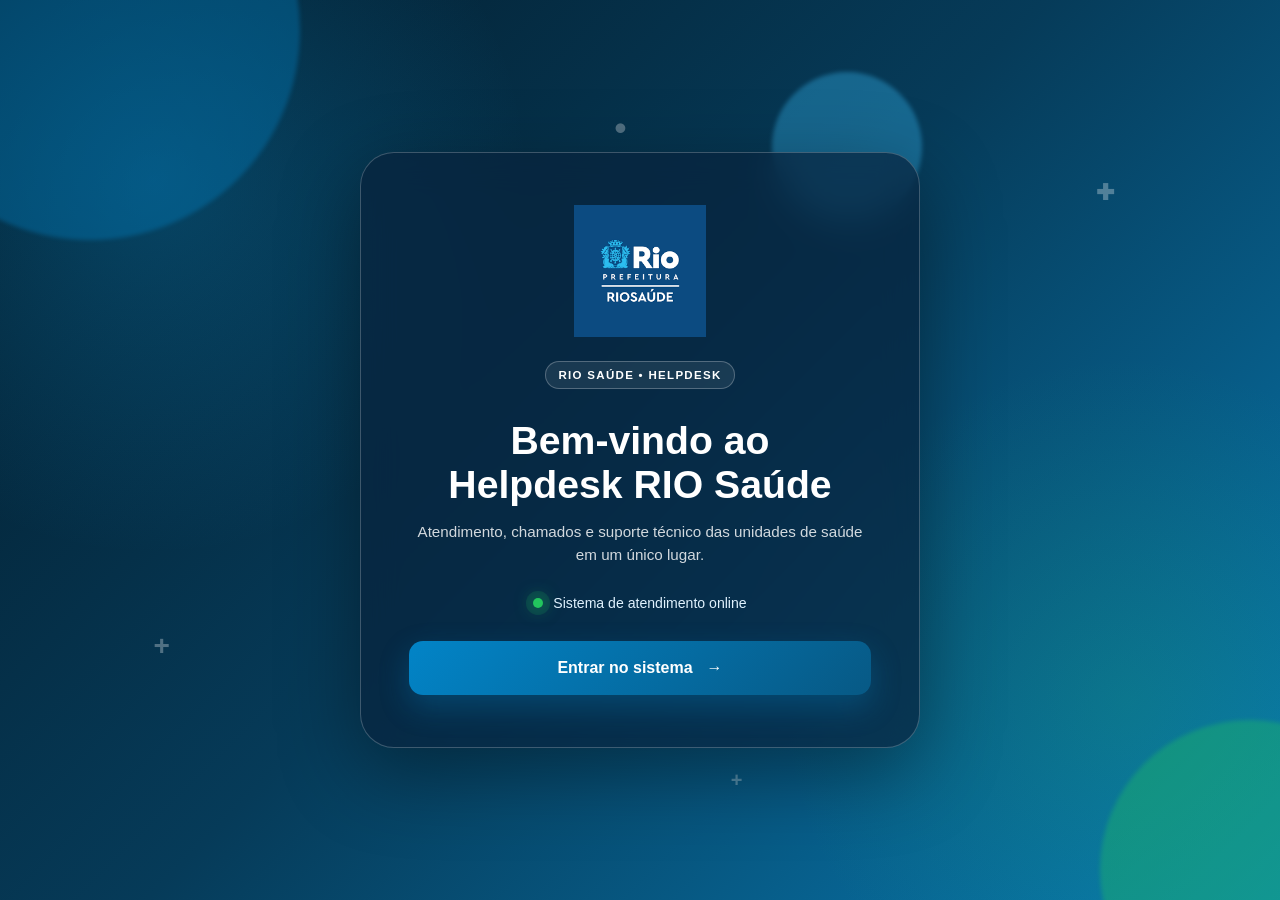
<file: index.html>
<!DOCTYPE html>
<html lang="pt-BR">
<head>
    <meta charset="UTF-8">
    <meta name="viewport" content="width=device-width, initial-scale=1.0">
    <title>Helpdesk - RIOSAÚDE (GLPI Style)</title>
    <link rel="stylesheet" href="css/style.css">
</head>
<body>

    <!-- MODAL DE MENSAGEM -->
    <div id="toast-modal">
        <div class="toast-card">
            <h3 id="toast-title">Sucesso!</h3>
            <p id="toast-message">Operação realizada com êxito no sistema.</p>
            <button type="button" class="btn" onclick="fecharToast()">Continuar</button>
        </div>
    </div>

    <!-- MODAL DE CONFIRMAÇÃO DE EXCLUSÃO -->
    <div id="modal-confirmar-exclusao">
        <div class="confirm-card">
            <h3>Atenção</h3>
            <p id="texto-aviso-exclusao">Este registro será permanentemente excluído do sistema. Deseja continuar?</p>
            <div class="confirm-actions">
                <button type="button" class="btn" style="background: #64748b;" onclick="fecharModalExclusao()">Cancelar</button>
                <button type="button" class="btn" style="background: var(--danger);" onclick="confirmarExclusaoRegistro()">Sim, Excluir</button>
            </div>
        </div>
    </div>

    <!-- MODAL DE CONFIRMAÇÃO DE EDIÇÃO -->
    <div id="modal-confirmar-edicao">
        <div class="confirm-card edit-confirm-card">
            <div class="edit-confirm-icon">✎</div>
            <h3 id="titulo-aviso-edicao">Editar registro</h3>
            <p id="texto-aviso-edicao">Deseja editar este registro?</p>
            <div class="confirm-actions">
                <button type="button" class="btn action-delete modal-action-btn" onclick="fecharModalEdicao()">Sair</button>
                <button type="button" class="btn action-edit modal-action-btn" onclick="confirmarEdicaoRegistro()">Editar</button>
            </div>
        </div>
    </div>

    <!-- MODAL DE SCANNER DE CÂMERA -->
    <div id="scanner-modal">
        <div style="background: white; padding: 20px; border-radius: 8px; text-align: center; max-width: 450px; width: 100%;">
            <h3>Leitor de Código de Barras</h3>
            <p style="font-size: 0.85rem; color: #64748b; margin-bottom: 15px;">Aponte a câmera para o código do Patrimônio ou Serial</p>
            <video id="video-scanner" autoplay playsinline></video>
            <div style="margin-top: 15px;">
                <button type="button" class="btn" style="background: #ef4444;" onclick="fecharScanner()">Fechar Câmera</button>
            </div>
        </div>
    </div>

    <!-- TELA DE LOGIN RESPONSIVA -->
    <div id="login-screen">
        <div class="login-animated-bg" aria-hidden="true">
            <span class="login-orb orb-1"></span><span class="login-orb orb-2"></span><span class="login-orb orb-3"></span>
            <span class="login-particle particle-1">+</span><span class="login-particle particle-2">✚</span>
            <span class="login-particle particle-3">•</span><span class="login-particle particle-4">+</span>
        </div>

        <!-- Tela inicial: apenas um botão de Login -->
        <section id="login-welcome-screen" class="login-welcome-screen">
            <div class="welcome-panel">
                <div class="welcome-logo-wrap"><img src="assets/img/RIOSAUDE.png" alt="Logo RIOSAÚDE"></div>
                <span class="showcase-badge">RIO SAÚDE • HELPDESK</span>
                <h1>Bem-vindo ao<br><strong>Helpdesk RIO Saúde</strong></h1>
                <p>Atendimento, chamados e suporte técnico das unidades de saúde em um único lugar.</p>
                <div class="showcase-status"><span class="status-dot"></span><span>Sistema de atendimento online</span></div>
                <button type="button" class="welcome-login-button" onclick="abrirFormularioLogin()">
                    <span>Entrar no sistema</span><span>→</span>
                </button>
            </div>
        </section>

        <!-- Formulário aparece somente após clicar em Entrar -->
        <div class="login-animated-shell login-form-shell" id="login-form-container">
            <section class="login-showcase login-showcase-form">
                <div class="showcase-glow"></div>
                <div class="showcase-content">
                    <div class="showcase-logo-wrap"><img src="assets/img/RIOSAUDE.png" alt="Logo RIOSAÚDE" class="showcase-logo"></div>
                    <span class="showcase-badge">RIO SAÚDE • HELPDESK</span>
                    <h1>Bem-vindo ao<br><strong>Helpdesk RIO Saúde</strong></h1>
                    <p>Atendimento, chamados e suporte técnico das unidades de saúde em um único lugar.</p>
                    <div class="showcase-status"><span class="status-dot"></span><span>Sistema de atendimento online</span></div>
                </div>
            </section>
            <section class="login-card login-animated-card">
                <div class="login-card-top">
                    <div class="login-form-logo-wrap"><img src="assets/img/RIOSAUDE.png" alt="Logo Riosaúde" class="login-form-logo"></div>
                    <span class="login-eyebrow">ACESSO SEGURO</span>
                    <h2>Entrar no sistema</h2>
                    <p>Informe seus dados para continuar.</p>
                </div>
                <form id="loginForm" onsubmit="realizarLogin(event)">
                    <div class="form-group animated-field">
                        <label for="loginUnidade">Unidade de Saúde</label>
                        <div class="login-input-wrap select-wrap"><span class="input-icon">⌂</span><select id="loginUnidade" required><option value="">Selecione sua unidade...</option></select></div>
                        <small class="login-help">Selecione a unidade onde você atua.</small>
                    </div>
                    <div class="form-group animated-field">
                        <label for="usuario">Usuário</label>
                        <div class="login-input-wrap"><span class="input-icon">♙</span><input type="text" id="usuario" required placeholder="Digite seu usuário" autocomplete="username"></div>
                    </div>
                    <div class="form-group animated-field">
                        <label for="senha">Senha</label>
                        <div class="login-input-wrap"><span class="input-icon">⌑</span><input type="password" id="senha" required placeholder="Digite sua senha" autocomplete="current-password"></div>
                    </div>
                    <div class="login-action-buttons">
                        <button type="submit" class="btn login-enter-button"><span>Entrar</span><span class="login-arrow">→</span></button>
                        <button type="button" class="btn login-back-button" onclick="fecharFormularioLogin()">Voltar</button>
                    </div>
                    <div class="credentials-hint"><strong>Acessos de teste</strong><span>Senha padrão: <code>123</code></span><span><b>admin</b> • acesso total</span><span><b>tecnico</b> • suporte técnico</span><span>Funcionários • login cadastrado</span></div>
                </form>
                <div class="login-footer-line"><span class="secure-icon">✓</span> Ambiente protegido do Helpdesk RIO Saúde</div>
            </section>
        </div>
    </div>

        <!-- TELA DO SISTEMA INTERNO -->
        <div id="app-screen">
            <header>
                <div class="logo-area">
                    <img src="assets/img/RIOSAUDE.png" alt="Logo" onerror="this.src='https://via.placeholder.com/45?text=RS'">
                    <div>
                        <h1>Helpdesk Hospitalar</h1>
                        <small>Riosaúde - Gestão de Atendimento</small>
                    </div>
                </div>
                <div class="header-actions">
                    <div class="header-search-box">
                        <input type="text" id="globalSearchInput" placeholder="Nome ou Nº Chamado..." onkeydown="if(event.key === 'Enter') executarBuscaGlobal()">
                        <button type="button" onclick="executarBuscaGlobal()" title="Pesquisar Chamado">🔍</button>
                    </div>

                    <div class="user-info">
                        <span id="user-display">Perfil: Admin</span>
                        <button class="logout-btn" onclick="realizarLogout()">Sair</button>
                    </div>
                    <button class="modern-menu-toggle" id="btnMenuMobile" onclick="toggleMenuMobile()" title="Menu de Navegação">
                        ☰
                    </button>
                    <div id="dropdownMenuMobile" class="mobile-dropdown-menu">
                        <!-- Preenchido dinamicamente via JS -->
                    </div>
                </div>
            </header>

            <div class="container">
                
                <!-- DASHBOARD ADMINISTRATIVO -->
                <div id="panel-admin" class="panel-section card" style="display:none;">
                    <h3>Dashboard Administrativo - Visão Global</h3>
                    <div class="dashboard-grid">
                        <div class="kpi-card">
                            <h5>Funcionários</h5>
                            <div class="kpi-value" id="kpi-total-funcionarios">0</div>
                        </div>
                        <div class="kpi-card">
                            <h5>Total Unidades</h5>
                            <div class="kpi-value" id="kpi-total-unidades">0</div>
                        </div>
                        <div class="kpi-card" style="border-left-color: var(--danger);">
                            <h5>Abertos</h5>
                            <div class="kpi-value" id="kpi-chamados-abertos">0</div>
                        </div>
                        <div class="kpi-card" style="border-left-color: var(--warning);">
                            <h5>Em Andamento</h5>
                            <div class="kpi-value" id="kpi-chamados-andamento">0</div>
                        </div>
                        <div class="kpi-card" style="border-left-color: var(--success);">
                            <h5>Fechados</h5>
                            <div class="kpi-value" id="kpi-chamados-fechados">0</div>
                        </div>
                        <div class="kpi-card" style="border-left-color: #8b5cf6;">
                            <h5>Satisfação (😊 / 😞)</h5>
                            <div class="kpi-value" id="kpi-satisfacao">0%</div>
                        </div>
                    </div>
                </div>

                <!-- PAINEL TÉCNICO -->
                <div id="panel-tecnico" class="panel-section card" style="display:none;">
                    <h3>Painel Técnico - Unidades de Saúde</h3>
                    <p>Gerencie chamados de suporte técnico, cadastros de funcionários e o inventário de equipamentos.</p>
                </div>

                <!-- PAINEL FUNCIONÁRIO -->
                <div id="panel-funcionario" class="panel-section card" style="display:none;">
                    <h3>Área do Funcionário</h3>
                    <p>Abra chamados para suporte em sua unidade e acompanhe o status em tempo real.</p>
                </div>

                <!-- MÓDULO: CADASTRO DE INVENTÁRIO -->
                <div id="modulo-inventario" class="card">
                    <h3>Cadastro de Inventário de Equipamentos</h3>
                    <form id="formInventario" onsubmit="cadastrarInventario(event)">
                        <div class="grid-3">
                            <div class="form-group">
                                <label>Tipo de Equipamento</label>
                                <select id="invEquipamento" onchange="atualizarMarcas()" required>
                                    <option value="">Selecione...</option>
                                    <option value="Desktop">Desktop</option>
                                    <option value="Notebook">Notebook</option>
                                    <option value="Impressora">Impressora</option>
                                    <option value="Monitor">Monitor</option>
                                    <option value="Teclado">Teclado</option>
                                    <option value="Mouse">Mouse</option>
                                </select>
                            </div>
                            <div class="form-group">
                                <label>Marca</label>
                                <select id="invMarca" required>
                                    <option value="">Selecione primeiro</option>
                                </select>
                            </div>
                            <div class="form-group">
                                <label>Setor</label>
                                <select id="invSetor" required>
                                    <option value="">Setor</option>
                                    <option value="TI">TI</option>
                                    <option value="Recepção da Emergência">Recepção Emergência</option>
                                    <option value="NIR">NIR</option>
                                    <option value="Diretoria">Diretoria</option>
                                    <option value="Cegonha">Cegonha</option>
                                    <option value="Medicação">Medicação</option>
                                    <option value="Sala Médica 1">Sala Médica 1</option>
                                    <option value="Sala Médica 2">Sala Médica 2</option>
                                    <option value="Obstétrica">Obstétrica</option>
                                    <option value="Acalanto">Acalanto</option>
                                    <option value="Enfermagem">Enfermagem</option>
                                    <option value="Expurgo">Expurgo</option>
                                    <option value="Segurança">Segurança</option>
                                    <option value="Ambulatório">Ambulatório</option>
                                </select>
                            </div>
                        </div>
                        <div class="grid-3">
                            <div class="form-group">
                                <label>Nº Patrimônio (Máx. 4)</label>
                                <div class="input-with-action">
                                    <input type="text" id="invPatrimonio" maxlength="4" required placeholder="Ex: A123">
                                    <button type="button" class="btn btn-scan" onclick="iniciarScanner('invPatrimonio')" title="Câmera">📷 Câmera</button>
                                </div>
                            </div>
                            <div class="form-group">
                                <label>Nº Serial (Máx. 5)</label>
                                <div class="input-with-action">
                                    <input type="text" id="invSerial" maxlength="5" required placeholder="Ex: B7890">
                                    <button type="button" class="btn btn-scan" onclick="iniciarScanner('invSerial')" title="Câmera">📷 Câmera</button>
                                </div>
                            </div>
                            <div class="inline-fields-row">
                                <div class="form-group">
                                    <label>Responsável</label>
                                    <input type="text" id="invResponsavel" required placeholder="Nome">
                                </div>
                                <div class="form-group">
                                    <label>Telefone</label>
                                    <input type="text" id="invTelefone" required placeholder="(21) 99999-9999">
                                </div>
                            </div>
                        </div>
                        <button type="submit" class="btn" style="width: auto; padding: 10px 20px; margin-top: 5px;">Cadastrar no Inventário</button>
                    </form>
                    <div class="table-responsive">
                        <h4 style="margin-top: 15px;">Equipamentos no Inventário</h4>
                        <table id="tabelaInventario">
                            <thead>
                                <tr>
                                    <th>Patrimônio</th>
                                    <th>Serial</th>
                                    <th>Equipamento</th>
                                    <th>Marca</th>
                                    <th>Setor</th>
                                    <th>Responsável</th>
                                    <th>Telefone</th>
                                    <th class="admin-only-column">Ações</th>
                                </tr>
                            </thead>
                            <tbody>
                                <!-- Dinâmico -->
                            </tbody>
                        </table>
                    </div>
                </div>

                <!-- MÓDULO: CADASTRO DE FUNCIONÁRIOS / COLABORADORES -->
                <div id="modulo-cadastro" class="card">
                    <h3>Cadastro de Funcionários / Colaboradores</h3>
                    <form id="formFuncionario" onsubmit="cadastrarFuncionario(event)">
                        <div class="grid-3">
                            <div class="form-group">
                                <label>Nome Completo</label>
                                <input type="text" id="funcNome" required placeholder="Ex: Dr. Carlos Silva">
                            </div>
                            <div class="form-group">
                                <label>Tipo de Colaborador</label>
                                <select id="funcTipo" required>
                                    <option value="">Selecione...</option>
                                    <option value="Funcionário">Funcionário</option>
                                    <option value="Técnico">Técnico</option>
                                </select>
                            </div>
                            <div class="form-group">
                                <label>Unidade de Saúde</label>
                                <select id="funcUnidade" required>
                                    <option value="">Selecione...</option>
                                    <optgroup label="Hospitais Municipais (HM)">
                                        <option value="HM Souza Aguiar">HM Souza Aguiar</option>
                                        <option value="HM Salgado Filho">HM Salgado Filho</option>
                                        <option value="HM Miguel Couto">HM Miguel Couto</option>
                                        <option value="HM Lourenço Jorge">HM Lourenço Jorge</option>
                                        <option value="HM Pedro II">HM Pedro II</option>
                                        <option value="HM Evandro Freire">HM Evandro Freire</option>
                                        <option value="HM Albert Schweitzer">HM Albert Schweitzer</option>
                                        <option value="HM Rocha Faria">HM Rocha Faria</option>
                                        <option value="HM Rocha Maia">HM Rocha Maia</option>
                                        <option value="HM Francisco da Silva Telles">HM Francisco da Silva Telles</option>
                                    </optgroup>
                                    <optgroup label="Hospitais Estaduais / Federais (HE)">
                                        <option value="HE Getúlio Vargas">HE Getúlio Vargas</option>
                                        <option value="HE Carlos Chagas">HE Carlos Chagas</option>
                                        <option value="HE Anchieta">HE Anchieta</option>
                                    </optgroup>
                                    <optgroup label="Maternidades">
                                        <option value="HM Leila Diniz">HM Leila Diniz</option>
                                        <option value="H Maternidade Herculano Pinheiro">HM Herculano Pinheiro</option>
                                        <option value="H Maternidade Fernando Magalhães">HM Fernando Magalhães</option>
                                        <option value="H Maternidade Alexander Fleming">HM Alexander Fleming</option>
                                        <option value="H Maternidade Carmela Dutra">HM Carmela Dutra</option>
                                        <option value="H Maternidade Maria Amélia">HM Maria Amélia</option>
                                        <option value="Maternidade Municipal Rocha Faria">Mat. Mun. Rocha Faria</option>
                                        <option value="Maternidade Municipal Pedro II">Mat. Mun. Pedro II</option>
                                        <option value="Maternidade Municipal Lourenço Jorge">Mat. Mun. Lourenço Jorge</option>
                                        <option value="Maternidade Municipal Albert Schweitzer">Mat. Mun. Albert Schweitzer</option>
                                        <option value="Maternidade Municipal Ilha do Governador">Mat. Mun. Ilha do Gov.</option>
                                        <option value="H Maternidade Bangu">HM Bangu</option>
                                        <option value="Casa de Parto David Capistrano">CP David Capistrano</option>
                                    </optgroup>
                                    <optgroup label="UPAs 24h">
                                        <option value="UPA Rocinha">UPA Rocinha</option>
                                        <option value="UPA Alemão">UPA Alemão</option>
                                        <option value="UPA Manguinhos">UPA Manguinhos</option>
                                        <option value="UPA Del Castilho / Inhaúma">UPA Del Castilho</option>
                                        <option value="UPA Engenho de Dentro">UPA Eng. de Dentro</option>
                                        <option value="UPA Madureira">UPA Madureira</option>
                                        <option value="UPA Costa Barros">UPA Costa Barros</option>
                                        <option value="UPA Rocha Miranda">UPA Rocha Miranda</option>
                                        <option value="UPA Cidade de Deus">UPA Cidade de Deus</option>
                                        <option value="UPA Vila Kennedy">UPA Vila Kennedy</option>
                                        <option value="UPA Senador Camará">UPA Senador Camará</option>
                                        <option value="UPA Magalhães Bastos">UPA Magalhães Bastos</option>
                                        <option value="UPA Sepetiba">UPA Sepetiba</option>
                                        <option value="UPA Santa Cruz (João XXIII)">UPA Santa Cruz</option>
                                        <option value="UPA Paciência">UPA Paciência</option>
                                        <option value="UPA Bangu (Estadual)">UPA Bangu (Est.)</option>
                                        <option value="UPA Botafogo (Estadual)">UPA Botafogo (Est.)</option>
                                        <option value="UPA Campo Grande (Estadual)">UPA Campo Grande (Est.)</option>
                                        <option value="UPA Copacabana (Estadual)">UPA Copacabana (Est.)</option>
                                        <option value="UPA Engenho Novo (Estadual)">UPA Engenho Novo (Est.)</option>
                                        <option value="UPA Ilha do Governador (Estadual)">UPA Ilha do Gov. (Est.)</option>
                                        <option value="UPA Irajá (Estadual)">UPA Irajá (Est.)</option>
                                        <option value="UPA Jacarepaguá (Estadual)">UPA Jacarepaguá (Est.)</option>
                                        <option value="UPA Maré / Vila do João">UPA Maré</option>
                                        <option value="UPA Marechal Hermes">UPA Mal. Hermes</option>
                                        <option value="UPA Penha">UPA Penha</option>
                                        <option value="UPA Realengo">UPA Realengo</option>
                                        <option value="UPA Ricardo de Albuquerque">UPA Ricardo de Albuq.</option>
                                        <option value="UPA Tijuca">UPA Tijuca</option>
                                    </optgroup>
                                </select>
                            </div>
                        </div>
                        <div class="grid-3">
                            <div class="form-group">
                                <label>Setor</label>
                                <select id="funcSetor" required>
                                    <option value="">Setor</option>
                                    <option value="TI">TI</option>
                                    <option value="Recepção da Emergência">Recepção Emergência</option>
                                    <option value="NIR">NIR</option>
                                    <option value="Diretoria">Diretoria</option>
                                    <option value="Cegonha">Cegonha</option>
                                    <option value="Medicação">Medicação</option>
                                    <option value="Sala Médica 1">Sala Médica 1</option>
                                    <option value="Sala Médica 2">Sala Médica 2</option>
                                    <option value="Obstétrica">Obstétrica</option>
                                    <option value="Acalanto">Acalanto</option>
                                    <option value="Enfermagem">Enfermagem</option>
                                    <option value="Expurgo">Expurgo</option>
                                    <option value="Segurança">Segurança</option>
                                    <option value="Ambulatório">Ambulatório</option>
                                </select>
                            </div>
                            <div class="form-group">
                                <label>Telefone</label>
                                <input type="text" id="funcTelefone" required placeholder="(21) 99999-9999">
                            </div>
                            <div class="form-group">
                                <label>Login</label>
                                <input type="text" id="funcLogin" required autocomplete="username" placeholder="Ex: carlos.silva">
                            </div>
                        </div>
                        <div class="grid-2">
                            <div class="form-group">
                                <label>Senha</label>
                                <input type="password" id="funcSenha" required autocomplete="new-password" placeholder="Crie uma senha">
                            </div>
                        </div>
                        <button type="submit" class="btn" style="width: auto; padding: 10px 20px; margin-top: 5px;">Cadastrar Funcionário</button>
                    </form>
                    <div class="table-responsive">
                        <h4 style="margin-top: 15px;">Funcionários Cadastrados</h4>
                        <table id="tabelaFuncionarios">
                            <thead>
                                <tr>
                                    <th>Nome</th>
                                    <th>Tipo</th>
                                    <th>Unidade</th>
                                    <th>Setor</th>
                                    <th>Telefone</th>
                                    <th>Login</th>
                                    <th>Senha</th>
                                    <th class="admin-only-column">Ações</th>
                                </tr>
                            </thead>
                            <tbody>
                                <!-- Dinâmico -->
                            </tbody>
                        </table>
                    </div>
                </div>

                <!-- MÓDULO: ABERTURA DE CHAMADOS -->
                <div id="modulo-abertura" class="card">
                    <h3 id="titulo-form-chamado">Abrir Novo Chamado de Suporte</h3>
                    <form id="formChamado" onsubmit="salvarChamadoOuSolucao(event)">
                        <input type="hidden" id="chamadoEditId" value="">
                        <input type="hidden" id="chamadoModo" value="">
                        <div class="grid-3">
                            <div class="form-group">
                                <label>Nome do Solicitante</label>
                                <input type="text" id="chamadoNome" required placeholder="Nome completo cadastrado">
                            </div>
                            <div class="form-group">
                                <label>Setor</label>
                                <select id="chamadoSetor" required>
                                    <option value="">Setor</option>
                                    <option value="TI">TI</option>
                                    <option value="Recepção da Emergência">Recepção Emergência</option>
                                    <option value="NIR">NIR</option>
                                    <option value="Diretoria">Diretoria</option>
                                    <option value="Cegonha">Cegonha</option>
                                    <option value="Medicação">Medicação</option>
                                    <option value="Sala Médica 1">Sala Médica 1</option>
                                    <option value="Sala Médica 2">Sala Médica 2</option>
                                    <option value="Obstétrica">Obstétrica</option>
                                    <option value="Acalanto">Acalanto</option>
                                    <option value="Enfermagem">Enfermagem</option>
                                    <option value="Expurgo">Expurgo</option>
                                    <option value="Segurança">Segurança</option>
                                    <option value="Ambulatório">Ambulatório</option>
                                </select>
                            </div>
                            <div class="inline-fields-row">
                                <div class="form-group">
                                    <label>Unidade</label>
                                    <select id="chamadoUnidade" required>
                                        <option value="">Selecione...</option>
                                        <optgroup label="Hospitais Municipais (HM)">
                                            <option value="HM Souza Aguiar">HM Souza Aguiar</option>
                                            <option value="HM Salgado Filho">HM Salgado Filho</option>
                                            <option value="HM Miguel Couto">HM Miguel Couto</option>
                                            <option value="HM Lourenço Jorge">HM Lourenço Jorge</option>
                                            <option value="HM Pedro II">HM Pedro II</option>
                                            <option value="HM Evandro Freire">HM Evandro Freire</option>
                                            <option value="HM Albert Schweitzer">HM Albert Schweitzer</option>
                                            <option value="HM Rocha Faria">HM Rocha Faria</option>
                                            <option value="HM Rocha Maia">HM Rocha Maia</option>
                                            <option value="HM Francisco da Silva Telles">HM Francisco da Silva Telles</option>
                                        </optgroup>
                                        <optgroup label="Hospitais Estaduais / Federais (HE)">
                                            <option value="HE Getúlio Vargas">HE Getúlio Vargas</option>
                                            <option value="HE Carlos Chagas">HE Carlos Chagas</option>
                                            <option value="HE Anchieta">HE Anchieta</option>
                                        </optgroup>
                                        <optgroup label="Maternidades">
                                            <option value="HM Leila Diniz">HM Leila Diniz</option>
                                            <option value="H Maternidade Herculano Pinheiro">HM Herculano Pinheiro</option>
                                            <option value="H Maternidade Fernando Magalhães">HM Fernando Magalhães</option>
                                            <option value="H Maternidade Alexander Fleming">HM Alexander Fleming</option>
                                            <option value="H Maternidade Carmela Dutra">HM Carmela Dutra</option>
                                            <option value="H Maternidade Maria Amélia">HM Maria Amélia</option>
                                            <option value="Maternidade Municipal Rocha Faria">Mat. Mun. Rocha Faria</option>
                                            <option value="Maternidade Municipal Pedro II">Mat. Mun. Pedro II</option>
                                            <option value="Maternidade Municipal Lourenço Jorge">Mat. Mun. Lourenço Jorge</option>
                                            <option value="Maternidade Municipal Albert Schweitzer">Mat. Mun. Albert Schweitzer</option>
                                            <option value="Maternidade Municipal Ilha do Governador">Mat. Mun. Ilha do Gov.</option>
                                            <option value="H Maternidade Bangu">HM Bangu</option>
                                            <option value="Casa de Parto David Capistrano">CP David Capistrano</option>
                                        </optgroup>
                                        <optgroup label="UPAs 24h">
                                            <option value="UPA Rocinha">UPA Rocinha</option>
                                            <option value="UPA Alemão">UPA Alemão</option>
                                            <option value="UPA Manguinhos">UPA Manguinhos</option>
                                            <option value="UPA Del Castilho / Inhaúma">UPA Del Castilho</option>
                                            <option value="UPA Engenho de Dentro">UPA Eng. de Dentro</option>
                                            <option value="UPA Madureira">UPA Madureira</option>
                                            <option value="UPA Costa Barros">UPA Costa Barros</option>
                                            <option value="UPA Rocha Miranda">UPA Rocha Miranda</option>
                                            <option value="UPA Cidade de Deus">UPA Cidade de Deus</option>
                                            <option value="UPA Vila Kennedy">UPA Vila Kennedy</option>
                                            <option value="UPA Senador Camará">UPA Senador Camará</option>
                                            <option value="UPA Magalhães Bastos">UPA Magalhães Bastos</option>
                                            <option value="UPA Sepetiba">UPA Sepetiba</option>
                                            <option value="UPA Santa Cruz (João XXIII)">UPA Santa Cruz</option>
                                            <option value="UPA Paciência">UPA Paciência</option>
                                            <option value="UPA Bangu (Estadual)">UPA Bangu (Est.)</option>
                                            <option value="UPA Botafogo (Estadual)">UPA Botafogo (Est.)</option>
                                            <option value="UPA Campo Grande (Estadual)">UPA Campo Grande (Est.)</option>
                                            <option value="UPA Copacabana (Estadual)">UPA Copacabana (Est.)</option>
                                            <option value="UPA Engenho Novo (Estadual)">UPA Engenho Novo (Est.)</option>
                                            <option value="UPA Ilha do Governador (Estadual)">UPA Ilha do Gov. (Est.)</option>
                                            <option value="UPA Irajá (Estadual)">UPA Irajá (Est.)</option>
                                            <option value="UPA Jacarepaguá (Estadual)">UPA Jacarepaguá (Est.)</option>
                                            <option value="UPA Maré / Vila do João">UPA Maré</option>
                                            <option value="UPA Marechal Hermes">UPA Mal. Hermes</option>
                                            <option value="UPA Penha">UPA Penha</option>
                                            <option value="UPA Realengo">UPA Realengo</option>
                                            <option value="UPA Ricardo de Albuquerque">UPA Ricardo de Albuq.</option>
                                            <option value="UPA Tijuca">UPA Tijuca</option>
                                        </optgroup>
                                    </select>
                                </div>
                                <div class="form-group">
                                    <label>Telefone</label>
                                    <input type="text" id="chamadoTelefone" required placeholder="(21) 99999-9999">
                                </div>
                            </div>
                        </div>
                        <div class="grid-2" style="margin-top: 10px;">
                            <div class="form-group">
                                <label>Categoria do Problema</label>
                                <select id="chamadoCategoria" required>
                                    <option value="Prontuário Eletrônico / Sistema">Prontuário Eletrônico / Sistema</option>
                                    <option value="Equipamento Médico / Hardware">Equipamento Médico / Hardware</option>
                                    <option value="Rede / Internet">Rede / Internet</option>
                                    <option value="Manutenção Predial">Manutenção Predial</option>
                                </select>
                            </div>
                        </div>
                        <div class="form-group">
                            <label>Descrição do Ocorrido (Selecione ou Digite)</label>
                            <select id="selectDescricaoCombo" onchange="tratarSelecaoDescricao(this.value)" required style="margin-bottom: 8px;">
                                <option value="">Selecione uma descrição padrão...</option>
                                <option value="Erro ao salvar triagem obstétrica no sistema.">Erro ao salvar triagem obstétrica</option>
                                <option value="Queda de conexão recorrente no posto de atendimento.">Queda de conexão recorrente</option>
                                <option value="Manutenção preventiva ou corretiva em monitor / hardware.">Manutenção em monitor / hardware</option>
                                <option value="Sistema de prontuário eletrônico lento ou travando.">Prontuário travando / lento</option>
                                <option value="Impressora sem comunicar ou com erro de spooler.">Impressora sem comunicar</option>
                                <option value="outro">Outro (Digitar manualmente...)</option>
                            </select>
                            <textarea id="chamadoDescricao" rows="3" placeholder="Descreva o problema ocorrido..." style="display:none;"></textarea>
                        </div>

                        <!-- CAMPO DE SOLUÇÃO -->
                        <div class="form-group" id="bloco-solucao-container" style="display:none; margin-top: 15px; border-top: 2px dashed var(--border-color); padding-top: 15px;">
                            <label style="color: var(--success); font-weight: bold;">Solução Aplicada / Descrição do Atendimento</label>
                            <select id="selectSolucaoCombo" onchange="tratarSelecaoSolucao(this.value)" style="margin-bottom: 8px;">
                                <option value="">Selecione uma solução padrão...</option>
                                <option value="Substituição do cabo de força danificado e reconfiguração de IP.">Substituição de cabo / Reconfiguração de IP</option>
                                <option value="Reinicialização do sistema e limpeza de cache do navegador.">Reinicialização e limpeza de cache</option>
                                <option value="Troca de equipamento (hardware) defeituoso por um novo.">Troca de equipamento defeituoso</option>
                                <option value="Reconexão de cabo de rede e verificação da porta do switch.">Reconexão de rede / Switch</option>
                                <option value="outro">Outro (Digitar manualmente...)</option>
                            </select>
                            <textarea id="textoSolucao" rows="3" placeholder="Descreva detalhadamente o que foi feito..." style="display:none;"></textarea>
                        </div>

                        <div style="display: flex; gap: 10px; margin-top: 10px;">
                            <button type="submit" id="btn-submit-chamado" class="btn" style="width: auto; padding: 10px 20px;">Enviar Chamado</button>
                            <button type="button" id="btn-cancelar-edicao" class="btn" style="width: auto; padding: 10px 20px; background: #64748b; display:none;" onclick="cancelarEdicaoOuEncerramento()">Cancelar</button>
                        </div>
                    </form>
                </div>

                <!-- MÓDULO: LISTAGEM E ACOMPANHAMENTO DE CHAMADOS -->
                <div class="card">
                    <div style="display: flex; justify-content: space-between; align-items: center; flex-wrap: wrap; gap: 10px;">
                        <h3 style="margin-bottom: 0;">Acompanhamento de Chamados</h3>
                        <button type="button" id="btn-limpar-busca" class="btn" style="width: auto; padding: 5px 12px; font-size: 0.8rem; background: #64748b; display: none;" onclick="limparBuscaGlobal()">Mostrar Todos</button>
                    </div>
                    <div class="table-responsive">
                        <table id="tabelaChamados">
                            <thead>
                                <tr>
                                    <th>ID</th>
                                    <th>Solicitante</th>
                                    <th>Setor</th>
                                    <th>Telefone</th>
                                    <th>Unidade</th>
                                    <th>Categoria</th>
                                    <th>Descrição / Solução</th>
                                    <th>Status</th>
                                    <th>Ações / Satisfação</th>
                                </tr>
                            </thead>
                            <tbody>
                                <!-- Dinâmico -->
                            </tbody>
                        </table>
                    </div>
                </div>

            </div>
        </div>
    </main>

    <!-- RODAPÉ -->
    <footer>
        Direitos Reservado Demilson Lemos @2026 Contato: 21990288979 - <span id="live-datetime"></span>
    </footer>
    <script src="js/app.js"></script>
</body>
</html>
</file>
<file: css/style.css>
:root {
            --primary-color: #0c4a6e;
            --secondary-color: #0284c7;
            --accent-color: #f0f9ff;
            --text-color: #334155;
            --border-color: #cbd5e1;
            --danger: #dc2626;
            --warning: #ea580c;
            --success: #16a34a;
        }

        * {
            box-sizing: border-box;
            margin: 0;
            padding: 0;
            font-family: 'Segoe UI', Tahoma, Geneva, Verdana, sans-serif;
        }

        body {
            background-color: #6490b2;
            color: var(--text-color);
            display: flex;
            flex-direction: column;
            min-height: 100vh;
        }

        main {
            flex: 1;
        }

        /* Estilos da Tela de Login */
        #login-screen {
            display: flex;
            justify-content: center;
            align-items: center;
            min-height: calc(100vh - 40px);
            background: linear-gradient(135deg, #0c4a6e 0%, #0284c7 100%);
            padding: 20px;
            
        }

        .login-card {
            background: rgb(115, 194, 236);
            padding: 30px 20px;
            border-radius: 8px;
            box-shadow: 0 10px 25px rgba(0, 0, 0, 0.2);
            width: 100%;
            max-width: 400px;
            text-align: center;
        }

        .login-card img {
            width: 100px;
            height: 100px;
            object-fit: contain;
            margin-bottom: 20px;
            border-radius: 50%;
            background: rgb(115, 194, 236);
            padding: 10px;
        }

        .login-card h2 {
            margin-bottom: 20px;
            color: var(--primary-color);
            font-size: 1.4rem;
        }

        .form-group {
            margin-bottom: 12px;
            text-align: left;
        }

        .form-group label {
            display: block;
            margin-bottom: 4px;
            font-weight: 600;
            font-size: 0.8rem;
        }

        .form-group input, .form-group select, .form-group textarea {
            width: 100%;
            padding: 10px;
            border: 1px solid var(--border-color);
            border-radius: 6px;
            font-size: 0.9rem;
            background-color: #fff;
        }

        input[id*="Telefone"] {
            font-size: 0.8rem;
            letter-spacing: -0.5px;
        }

        .input-with-action {
            display: flex;
            gap: 8px;
        }

        .btn {
            background-color: var(--primary-color);
            color: white;
            border: none;
            padding: 10px 16px;
            border-radius: 6px;
            font-size: 0.9rem;
            font-weight: 600;
            cursor: pointer;
            transition: background 0.3s;
            width: 100%;
        }

        .btn:hover {
            background-color: var(--secondary-color);
        }

        .btn-scan {
            background-color: #0284c7;
            white-space: nowrap;
            width: auto;
            font-size: 0.85rem;
            padding: 8px 12px;
        }

        .credentials-hint {
            margin-top: 15px;
            font-size: 0.75rem;
            color: #64748b;
            background: #f1f5f9;
            padding: 8px;
            border-radius: 4px;
            text-align: left;
        }

        /* Layout do Sistema Interno */
        #app-screen {
            display: none;
            flex-direction: column;
            min-height: 100vh;
        }

        header {
            background-color: var(--primary-color);
            color: white;
            padding: 15px 20px;
            display: flex;
            justify-content: space-between;
            align-items: center;
            box-shadow: 0 2px 4px rgba(0,0,0,0.1);
            position: relative;
            flex-wrap: wrap;
            gap: 15px;
        }

        header .logo-area {
            display: flex;
            align-items: center;
            gap: 12px;
        }

        header img {
            width: 40px;
            height: 40px;
            border-radius: 50%;
            background: white;
            padding: 2px;
            object-fit: contain;
        }

        header h1 {
            font-size: 1.1rem;
        }

        header small {
            font-size: 0.8rem;
            color: #cbd5e1;
        }

        .header-actions {
            display: flex;
            align-items: center;
            gap: 12px;
            flex-wrap: wrap;
        }

        .header-search-box {
            display: flex;
            align-items: center;
            background: rgba(255, 255, 255, 0.15);
            border-radius: 6px;
            padding: 3px 6px;
            border: 1px solid rgba(255, 255, 255, 0.3);
        }

        .header-search-box input {
            background: transparent;
            border: none;
            color: white;
            padding: 5px;
            font-size: 0.85rem;
            outline: none;
            width: 170px;
        }

        .header-search-box input::placeholder {
            color: #e2e8f0;
        }

        .header-search-box button {
            background: var(--secondary-color);
            border: none;
            color: white;
            padding: 5px 10px;
            border-radius: 4px;
            cursor: pointer;
            font-size: 0.85rem;
            transition: background 0.2s;
        }

        .header-search-box button:hover {
            background: #02659a;
        }

        .user-info {
            display: flex;
            align-items: center;
            gap: 12px;
            font-size: 0.9rem;
        }

        .logout-btn {
            background: #ef4444;
            color: white;
            border: none;
            padding: 8px 12px;
            border-radius: 4px;
            cursor: pointer;
            font-size: 0.85rem;
        }

        .modern-menu-toggle {
            display: none;
            background: var(--secondary-color);
            color: white;
            border: none;
            width: 42px;
            height: 42px;
            border-radius: 8px;
            font-size: 1.3rem;
            cursor: pointer;
            align-items: center;
            justify-content: center;
            box-shadow: 0 2px 5px rgba(0,0,0,0.2);
            transition: background 0.2s;
        }

        .mobile-dropdown-menu {
            display: none;
            position: absolute;
            top: 75px;
            right: 15px;
            background: white;
            width: 260px;
            border-radius: 8px;
            box-shadow: 0 5px 20px rgba(0,0,0,0.25);
            z-index: 1100;
            overflow: hidden;
            border: 1px solid var(--border-color);
        }

        .mobile-dropdown-menu button {
            width: 100%;
            text-align: left;
            background: none;
            border: none;
            padding: 14px 16px;
            font-size: 0.95rem;
            color: var(--text-color);
            border-bottom: 1px solid #f1f5f9;
            cursor: pointer;
            font-weight: 500;
        }
        .mobile-dropdown-menu button:hover {
            background-color: var(--accent-color);
            color: var(--primary-color);
        }

        @media (max-width: 900px) {
            .modern-menu-toggle {
                display: flex;
            }
            .user-info span {
                display: none;
            }
            .desktop-nav-hide {
                display: none !important;
            }
        }

        .container {
            max-width: 1200px;
            margin: 20px auto;
            padding: 0 15px;
            width: 100%;
        }

        .card {
            background: white;
            padding: 20px;
            border-radius: 8px;
            box-shadow: 0 2px 8px rgba(0,0,0,0.05);
            margin-bottom: 20px;
            border-top: 4px solid var(--secondary-color);
        }

        .card h3 {
            margin-bottom: 15px;
            color: var(--primary-color);
            font-size: 1.2rem;
        }

        .card h4 {
            font-size: 1rem;
            color: var(--primary-color);
            margin-bottom: 10px;
        }

        .dashboard-grid {
            display: grid;
            grid-template-columns: repeat(auto-fit, minmax(180px, 1fr));
            gap: 12px;
            margin-bottom: 15px;
        }

        .kpi-card {
            background: #f8fafc;
            border: 1px solid var(--border-color);
            border-radius: 8px;
            padding: 15px;
            text-align: center;
            border-left: 4px solid var(--secondary-color);
        }

        .kpi-card h5 {
            font-size: 0.75rem;
            color: #64748b;
            text-transform: uppercase;
            margin-bottom: 5px;
        }

        .kpi-card .kpi-value {
            font-size: 1.4rem;
            font-weight: bold;
            color: var(--primary-color);
        }

        .table-responsive {
            width: 100%;
            overflow-x: auto;
            margin-top: 15px;
        }

        table {
            width: 100%;
            border-collapse: collapse;
            min-width: 700px;
        }

        table th, table td {
            padding: 10px 12px;
            text-align: left;
            border-bottom: 1px solid var(--border-color);
            font-size: 0.85rem;
            vertical-align: middle;
        }

        table th {
            background-color: #f8fafc;
            color: var(--primary-color);
        }

        .badge {
            padding: 4px 8px;
            border-radius: 12px;
            font-size: 0.65rem;
            font-weight: bold;
            color: white;
            display: inline-block;
        }
        .badge-aberto { background-color: var(--danger); }
        .badge-andamento { background-color: var(--warning); }
        .badge-encerrado { background-color: var(--success); }

        footer {
            background-color: #171717;
            color: #94a3b8;
            text-align: center;
            padding: 15px;
            font-size: 0.8rem;
            margin-top: auto;
        }

        .grid-2 {
            display: grid;
            grid-template-columns: repeat(auto-fit, minmax(240px, 1fr));
            gap: 12px;
        }

        .grid-3 {
            display: grid;
            grid-template-columns: repeat(auto-fit, minmax(220px, 1fr));
            gap: 12px;
        }

        .inline-fields-row {
            display: grid;
            grid-template-columns: 1fr 1fr;
            gap: 10px;
        }

        .satisfaction-options button {
            background: none;
            border: 2px solid var(--border-color);
            padding: 4px 8px;
            border-radius: 4px;
            cursor: pointer;
            font-size: 1rem;
            margin-right: 4px;
            transition: all 0.2s;
        }

        .satisfaction-options button:hover {
            border-color: var(--primary-color);
            background: #f0fdf4;
        }

        /* Modais */
        #toast-modal {
            display: none;
            position: fixed;
            top: 0; left: 0; width: 100%; height: 100%;
            background: rgba(0, 0, 0, 0.5);
            z-index: 2000;
            justify-content: center;
            align-items: center;
            padding: 20px;
        }

        .toast-card {
            background: white;
            padding: 25px 20px;
            border-radius: 12px;
            box-shadow: 0 10px 30px rgba(0,0,0,0.2);
            text-align: center;
            max-width: 380px;
            width: 100%;
            border-top: 5px solid var(--success);
        }

        .toast-card h3 {
            color: var(--success);
            margin-bottom: 10px;
            font-size: 1.3rem;
        }

        .toast-card p {
            color: var(--text-color);
            font-size: 0.95rem;
            margin-bottom: 20px;
            line-height: 1.4;
        }

        /* MODAL DE CONFIRMAÇÃO DE EXCLUSÃO */
        #modal-confirmar-exclusao {
            display: none;
            position: fixed;
            top: 0; left: 0; width: 100%; height: 100%;
            background: rgba(0, 0, 0, 0.5);
            z-index: 2100;
            justify-content: center;
            align-items: center;
            padding: 20px;
        }

        .confirm-card {
            background: white;
            padding: 25px 20px;
            border-radius: 12px;
            box-shadow: 0 10px 30px rgba(0,0,0,0.2);
            text-align: center;
            max-width: 380px;
            width: 100%;
            border-top: 5px solid var(--danger);
        }

        .confirm-card h3 {
            color: var(--danger);
            margin-bottom: 10px;
            font-size: 1.3rem;
        }

        .confirm-card p {
            color: var(--text-color);
            font-size: 0.95rem;
            margin-bottom: 20px;
            line-height: 1.4;
        }

        .confirm-actions {
            display: flex;
            gap: 10px;
            justify-content: center;
        }

        #scanner-modal {
            display: none;
            position: fixed;
            top: 0; left: 0; width: 100%; height: 100%;
            background: rgba(0,0,0,0.8);
            z-index: 1000;
            justify-content: center;
            align-items: center;
            flex-direction: column;
            padding: 20px;
        }
        #scanner-modal video {
            width: 100%;
            max-width: 400px;
            border-radius: 8px;
            border: 2px solid white;
        }

/* Unidade selecionada no login: evita alteração acidental do escopo do atendimento */
select:disabled {
    opacity: 0.75;
    cursor: not-allowed;
    background-color: #f1f5f9;
}

#login-screen {
    display: flex;
    justify-content: center;
    align-items: center;
    min-height: calc(100vh - 90px);
    background: url('../assets/img/tela-fundo4.jpg') no-repeat center center fixed;
    background-size: cover;
    padding: 20px;
}       

/* =========================================================
   MELHORIAS VISUAIS - LOGIN, RESPONSIVIDADE E PERFIS
   ========================================================= */

/* Fundo institucional em todas as telas internas */
body {
    background:
        linear-gradient(rgba(12, 74, 110, 0.72), rgba(2, 132, 199, 0.62)),
        url('../assets/img/tela-fundo4.jpg') center center / cover fixed no-repeat;
    background-attachment: fixed;
}

#app-screen {
    background:
        linear-gradient(rgba(241, 245, 249, 0.86), rgba(226, 232, 240, 0.82)),
        url('../assets/img/tela-fundo4.jpg') center center / cover fixed no-repeat;
    background-attachment: fixed;
}

#app-screen .card {
    background: rgba(255, 255, 255, 0.95);
    backdrop-filter: blur(3px);
}

/* Logo maior no cabeçalho para todos os perfis */
header img {
    width: 64px;
    height: 64px;
    padding: 3px;
}

header .logo-area {
    gap: 14px;
}

header h1 {
    font-size: 1.2rem;
}

/* Tela inicial de acesso - padrão para desktop e dispositivos móveis */
#login-screen {
    min-height: 100vh;
    padding: 0;
    background:
        linear-gradient(rgba(3, 38, 58, 0.30), rgba(2, 132, 199, 0.18)),
        url('../assets/img/tela-fundo4.jpg') center center / cover no-repeat;
}

.login-card {
    background: rgba(255, 255, 255, 0.96);
    backdrop-filter: blur(5px);
}

/* Padrão de acesso: logo + botão LOGIN antes do formulário. */
.mobile-login-welcome {
    width: 100%;
    min-height: 100vh;
    display: flex;
    flex-direction: column;
    align-items: center;
    justify-content: center;
    gap: 34px;
    padding: 28px;
}

.mobile-login-welcome img {
    width: min(72vw, 300px);
    height: min(72vw, 300px);
    max-width: 300px;
    max-height: 300px;
    object-fit: contain;
    filter: drop-shadow(0 12px 22px rgba(0, 0, 0, 0.32));
}

.mobile-login-button {
    min-width: 210px;
    padding: 16px 24px;
    border: 0;
    border-radius: 999px;
    background: linear-gradient(135deg, #0284c7, #0c4a6e);
    color: #fff;
    font-size: 1.05rem;
    font-weight: 800;
    letter-spacing: 1.5px;
    box-shadow: 0 12px 28px rgba(0, 0, 0, 0.30);
    display: flex;
    align-items: center;
    justify-content: center;
    gap: 18px;
    cursor: pointer;
    transition: transform 0.2s ease, box-shadow 0.2s ease;
}

.mobile-login-button:hover {
    transform: translateY(-2px) scale(1.02);
    box-shadow: 0 16px 34px rgba(0, 0, 0, 0.36);
}

.mobile-login-button:active {
    transform: scale(0.97);
}

.mobile-login-arrow {
    font-size: 1.35rem;
    line-height: 1;
}

/* Botões de CRUD - cores originais */
.admin-actions {
    display: flex;
    gap: 6px;
    min-width: 150px;
}

.action-edit,
.action-delete {
    border: 0;
    color: #fff;
    padding: 6px 9px;
    min-width: 72px;
    height: 32px;
    border-radius: 6px;
    cursor: pointer;
    font-size: 0.75rem;
    font-weight: 700;
    transition: transform 0.15s ease, filter 0.15s ease;
}

.action-edit {
    background: #2563eb;
}

.action-delete {
    background: #dc2626;
}

.action-edit:hover,
.action-delete:hover {
    transform: translateY(-1px);
    filter: brightness(1.08);
}

/* Formulário permanece oculto até o usuário clicar em LOGIN. */
#login-form-container {
    display: none;
}

#login-form-container.mobile-form-open {
    display: block;
}

.mobile-back-login {
    display: inline-flex;
    align-items: center;
    justify-content: center;
}

.login-action-buttons {
    display: flex;
    gap: 12px;
    align-items: stretch;
    justify-content: center;
    width: 100%;
    margin-top: 8px;
}

.login-enter-button,
.login-back-button {
    flex: 1 1 0;
    width: 100% !important;
    min-height: 46px;
    padding: 11px 16px !important;
    border-radius: 8px !important;
    display: inline-flex;
    align-items: center;
    justify-content: center;
    gap: 7px;
    font-size: 0.95rem !important;
    font-weight: 700 !important;
    cursor: pointer;
    transition: transform 0.2s ease, background-color 0.25s ease, box-shadow 0.25s ease;
}

.login-enter-button:hover,
.login-back-button:hover {
    transform: translateY(-1px);
    box-shadow: 0 5px 12px rgba(12, 74, 110, 0.18);
}

.login-enter-button:active,
.login-back-button:active {
    transform: translateY(0);
}

.login-back-button {
    background-color: var(--primary-color) !important;
    color: #fff !important;
}

.login-back-button:hover {
    background-color: var(--secondary-color) !important;
}

@media (max-width: 900px) {
    /* Tela inicial mobile: somente imagem + logo + botão */
    #login-screen {
        min-height: 100vh;
        padding: 0;
        background:
            linear-gradient(rgba(3, 38, 58, 0.30), rgba(2, 132, 199, 0.18)),
            url('../assets/img/tela-fundo4.jpg') center center / cover no-repeat;
    }

    .mobile-login-welcome {
        width: 100%;
        min-height: 100vh;
        display: flex;
        flex-direction: column;
        align-items: center;
        justify-content: center;
        gap: 34px;
        padding: 28px;
    }

    .mobile-login-welcome img {
        width: min(72vw, 300px);
        height: min(72vw, 300px);
        max-width: 300px;
        max-height: 300px;
        object-fit: contain;
        filter: drop-shadow(0 12px 22px rgba(0, 0, 0, 0.32));
    }

    .mobile-login-button {
        min-width: 210px;
        padding: 16px 24px;
        border: 0;
        border-radius: 999px;
        background: linear-gradient(135deg, #0284c7, #0c4a6e);
        color: #fff;
        font-size: 1.05rem;
        font-weight: 800;
        letter-spacing: 1.5px;
        box-shadow: 0 12px 28px rgba(0, 0, 0, 0.30);
        display: flex;
        align-items: center;
        justify-content: center;
        gap: 18px;
        cursor: pointer;
        transition: transform 0.2s ease, box-shadow 0.2s ease;
    }

    .mobile-login-button:active {
        transform: scale(0.97);
    }

    .mobile-login-arrow {
        font-size: 1.35rem;
        line-height: 1;
    }

    #login-form-container {
        display: none;
        min-height: auto;
        margin: 20px;
        max-width: 430px;
    }

    #login-form-container.mobile-form-open {
        display: block;
    }

    #login-form-container .login-form-logo-wrap {
        display: flex;
        justify-content: center;
        align-items: center;
        width: 100%;
    }

    #login-form-container .login-form-logo {
        width: 105px !important;
        height: 105px !important;
    }

    header {
        padding: 10px 12px;
    }

    header img {
        width: 58px;
        height: 58px;
    }

    header h1 {
        font-size: 1rem;
    }

    header small {
        font-size: 0.72rem;
    }

    .header-actions {
        gap: 8px;
    }

    .container {
        margin: 12px auto;
        padding: 0 10px;
    }

    .card {
        padding: 15px;
    }

    .admin-actions {
        flex-direction: column;
        min-width: 85px;
    }

    .action-edit,
    .action-delete {
        width: 100%;
    }

    .table-responsive {
        -webkit-overflow-scrolling: touch;
    }
}

/* Confirmação de edição - visual padronizado com os botões de exclusão */
#modal-confirmar-edicao {
    display: none;
    position: fixed;
    inset: 0;
    z-index: 3000;
    background: rgba(15, 23, 42, 0.68);
    backdrop-filter: blur(5px);
    align-items: center;
    justify-content: center;
    padding: 20px;
}

.edit-confirm-card {
    width: min(440px, 100%);
    text-align: center;
    border-radius: 20px;
    padding: 30px 26px 25px;
    background: #fff;
    box-shadow: 0 25px 70px rgba(0,0,0,.30);
    animation: modalEditIn .22s ease-out;
}

.edit-confirm-card .modal-action-btn.action-edit { background: #2563eb; }
.edit-confirm-card .modal-action-btn.action-delete { background: #64748b; }
.edit-confirm-icon {
    width: 64px;
    height: 64px;
    margin: 0 auto 12px;
    border-radius: 50%;
    display: flex;
    align-items: center;
    justify-content: center;
    background: #dbeafe;
    color: #2563eb;
    font-size: 2rem;
    font-weight: 900;
}

.edit-confirm-card h3 {
    margin: 0 0 10px;
    color: #0f172a;
    font-size: 1.35rem;
}

.edit-confirm-card p {
    margin: 0 auto 22px;
    max-width: 360px;
    color: #64748b;
    line-height: 1.55;
}

.edit-confirm-card .confirm-actions {
    display: flex;
    justify-content: center;
    gap: 12px;
}

.modal-action-btn {
    min-width: 120px;
    background: #dc2626 !important;
    border: none;
    font-weight: 800;
}

.modal-action-btn:hover {
    background: #b91c1c !important;
    transform: translateY(-1px);
}

@keyframes modalEditIn {
    from { opacity: 0; transform: translateY(12px) scale(.97); }
    to { opacity: 1; transform: translateY(0) scale(1); }
}

@media (max-width: 600px) {
    .edit-confirm-card { padding: 26px 18px 22px; }
    .edit-confirm-card .confirm-actions { flex-direction: column-reverse; }
    .modal-action-btn { width: 100%; }
}

/* =========================================================
   LOGIN ANIMADO — HELPDESK RIO SAÚDE
   Inspirado no conceito de telas modernas de login com
   painel institucional + cartão de acesso animado.
   ========================================================= */
#login-screen {
    position: relative;
    min-height: 100vh;
    width: 100%;
    overflow: hidden;
    display: flex;
    align-items: center;
    justify-content: center;
    padding: 28px;
    background:
        radial-gradient(circle at 12% 20%, rgba(14,165,233,.24), transparent 28%),
        radial-gradient(circle at 88% 78%, rgba(34,197,94,.16), transparent 26%),
        linear-gradient(135deg, #031b2a 0%, #063b59 48%, #087bb3 100%);
}

.login-animated-bg { position:absolute; inset:0; pointer-events:none; overflow:hidden; }
.login-orb { position:absolute; border-radius:50%; filter:blur(2px); opacity:.35; animation: loginFloat 9s ease-in-out infinite; }
.orb-1 { width:420px; height:420px; background:#0284c7; top:-180px; left:-120px; }
.orb-2 { width:300px; height:300px; background:#22c55e; right:-120px; bottom:-120px; animation-delay:-3s; }
.orb-3 { width:150px; height:150px; background:#38bdf8; right:28%; top:8%; animation-delay:-6s; }
.login-particle { position:absolute; color:rgba(255,255,255,.30); font-weight:800; animation: particleFloat 6s ease-in-out infinite; }
.particle-1 { left:12%; top:70%; font-size:28px; }
.particle-2 { right:13%; top:20%; font-size:22px; animation-delay:-2s; }
.particle-3 { left:48%; top:12%; font-size:34px; animation-delay:-4s; }
.particle-4 { right:42%; bottom:12%; font-size:20px; animation-delay:-1s; }

.login-animated-shell {
    position:relative;
    z-index:2;
    width:min(1080px, 100%);
    min-height:650px;
    display:grid;
    grid-template-columns: 1.05fr .95fr;
    border-radius:28px;
    overflow:hidden;
    background:rgba(255,255,255,.12);
    border:1px solid rgba(255,255,255,.20);
    box-shadow:0 30px 80px rgba(0,0,0,.38);
    backdrop-filter:blur(16px);
    animation: loginShellIn .8s cubic-bezier(.2,.8,.2,1) both;
}

.login-showcase {
    position:relative;
    min-height:650px;
    overflow:hidden;
    display:flex;
    align-items:center;
    padding:58px;
    color:#fff;
    background:
        linear-gradient(145deg, rgba(3,34,52,.88), rgba(3,104,151,.66)),
        url('../assets/img/tela-fundo4.jpg') center/cover no-repeat;
}
.login-showcase::before {
    content:"";
    position:absolute;
    width:480px; height:480px;
    border:1px solid rgba(255,255,255,.12);
    border-radius:50%;
    right:-240px; bottom:-220px;
    box-shadow:0 0 0 45px rgba(255,255,255,.025), 0 0 0 90px rgba(255,255,255,.018);
}
.showcase-content { position:relative; z-index:2; max-width:490px; animation: contentSlide .9s .15s both; }
.showcase-logo-wrap { width:112px; height:112px; padding:12px; display:grid; place-items:center; border-radius:28px; background:rgba(255,255,255,.96); box-shadow:0 18px 40px rgba(0,0,0,.25); margin-bottom:26px; animation: logoPulse 4s ease-in-out infinite; }
.showcase-logo { width:100%; height:100%; object-fit:contain; }
.showcase-badge { display:inline-flex; padding:7px 12px; border:1px solid rgba(255,255,255,.25); border-radius:999px; background:rgba(255,255,255,.08); font-size:.72rem; font-weight:800; letter-spacing:1.3px; margin-bottom:18px; }
.login-showcase h1 { font-size:clamp(2rem,4vw,3.3rem); line-height:1.08; letter-spacing:-1px; margin-bottom:18px; }
.login-showcase h1 strong { color:#7dd3fc; }
.login-showcase p { color:#dbeafe; line-height:1.7; max-width:450px; font-size:1rem; }
.showcase-status { display:flex; align-items:center; gap:10px; margin-top:28px; color:#e0f2fe; font-size:.88rem; }
.status-dot { width:10px; height:10px; border-radius:50%; background:#22c55e; box-shadow:0 0 0 7px rgba(34,197,94,.14), 0 0 18px rgba(34,197,94,.8); animation: statusPulse 2s infinite; }
.showcase-wave { position:absolute; width:260px; height:260px; right:-90px; top:-90px; border:1px solid rgba(255,255,255,.10); border-radius:50%; box-shadow:0 0 0 35px rgba(255,255,255,.025), 0 0 0 70px rgba(255,255,255,.018); }

.login-animated-card {
    margin:0;
    width:100%;
    max-width:none;
    min-height:650px;
    padding:48px 46px 28px;
    border:0;
    border-radius:0;
    background:rgba(255,255,255,.97);
    box-shadow:none;
    text-align:left;
    display:flex !important;
    flex-direction:column;
    justify-content:center;
    animation: cardSlide .9s .1s both;
}
.login-card-top { margin-bottom:24px; }
.login-card-top .login-form-logo-wrap { display:none; }
.login-eyebrow { color:#0284c7; font-size:.70rem; font-weight:900; letter-spacing:1.6px; }
.login-animated-card h2 { margin:5px 0 6px; color:#0f172a; font-size:1.8rem; letter-spacing:-.5px; }
.login-animated-card .login-card-top p { color:#64748b; font-size:.88rem; }
.login-animated-card .form-group { margin-bottom:18px; }
.login-animated-card .form-group label { color:#334155; font-size:.78rem; font-weight:800; margin-bottom:7px; }
.login-input-wrap { position:relative; display:flex; align-items:center; }
.input-icon { position:absolute; left:14px; z-index:2; color:#0284c7; font-size:1rem; font-weight:800; }
.login-input-wrap input, .login-input-wrap select {
    width:100%; height:50px; padding:0 14px 0 42px !important; border:1px solid #dbe3ea !important; border-radius:12px !important;
    background:#f8fafc !important; color:#0f172a; outline:none; transition:.25s ease; box-shadow:inset 0 1px 2px rgba(15,23,42,.03);
}
.login-input-wrap select { appearance:auto; }
.login-input-wrap input:focus, .login-input-wrap select:focus { border-color:#0284c7 !important; background:#fff !important; box-shadow:0 0 0 4px rgba(2,132,199,.11) !important; transform:translateY(-1px); }
.login-help { display:block; margin-top:6px; color:#94a3b8; font-size:.68rem; }
.animated-field { animation: fieldIn .65s both; }
.animated-field:nth-child(2) { animation-delay:.08s; }
.animated-field:nth-child(3) { animation-delay:.16s; }
.login-enter-button, .login-back-button { min-height:50px !important; border-radius:12px !important; }
.login-enter-button { background:linear-gradient(135deg,#0284c7,#075985) !important; box-shadow:0 10px 24px rgba(2,132,199,.25); }
.login-enter-button:hover { background:linear-gradient(135deg,#0369a1,#0c4a6e) !important; transform:translateY(-2px) !important; box-shadow:0 14px 28px rgba(2,132,199,.32) !important; }
.login-arrow { font-size:1.2rem; transition:transform .2s; }
.login-enter-button:hover .login-arrow { transform:translateX(4px); }
.login-back-button { background:#e2e8f0 !important; color:#334155 !important; }
.login-back-button:hover { background:#cbd5e1 !important; }
.credentials-hint { display:grid; gap:4px; margin-top:18px; background:#f1f5f9; border:1px solid #e2e8f0; color:#64748b; padding:12px 14px; border-radius:12px; font-size:.70rem; }
.credentials-hint strong { color:#0f172a; }
.credentials-hint code { background:#e0f2fe; color:#075985; padding:2px 5px; border-radius:4px; }
.login-footer-line { margin-top:18px; padding-top:14px; border-top:1px solid #e2e8f0; color:#94a3b8; font-size:.68rem; text-align:center; }
.secure-icon { color:#16a34a; font-weight:900; margin-right:4px; }

@keyframes loginShellIn { from { opacity:0; transform:translateY(30px) scale(.97); } to { opacity:1; transform:none; } }
@keyframes contentSlide { from { opacity:0; transform:translateX(-35px); } to { opacity:1; transform:none; } }
@keyframes cardSlide { from { opacity:0; transform:translateX(35px); } to { opacity:1; transform:none; } }
@keyframes fieldIn { from { opacity:0; transform:translateY(12px); } to { opacity:1; transform:none; } }
@keyframes loginFloat { 0%,100% { transform:translate3d(0,0,0); } 50% { transform:translate3d(18px,24px,0) scale(1.04); } }
@keyframes particleFloat { 0%,100% { transform:translateY(0); opacity:.25; } 50% { transform:translateY(-18px); opacity:.55; } }
@keyframes logoPulse { 0%,100% { transform:translateY(0); } 50% { transform:translateY(-5px); } }
@keyframes statusPulse { 0%,100% { opacity:1; } 50% { opacity:.55; } }

@media (max-width: 900px) {
    #login-screen { padding:0; align-items:stretch; }
    .login-animated-shell { width:100%; min-height:100vh; border-radius:0; grid-template-columns:1fr; box-shadow:none; background:transparent; backdrop-filter:none; }
    .login-showcase { min-height:300px; padding:34px 28px 42px; align-items:center; justify-content:center; text-align:center; }
    .showcase-content { max-width:600px; }
    .showcase-logo-wrap { width:78px; height:78px; border-radius:20px; margin:0 auto 16px; padding:8px; }
    .showcase-badge { margin-bottom:10px; font-size:.62rem; }
    .login-showcase h1 { font-size:clamp(1.65rem,7vw,2.35rem); margin-bottom:10px; }
    .login-showcase p { font-size:.82rem; line-height:1.5; margin:auto; }
    .showcase-status { justify-content:center; margin-top:15px; font-size:.75rem; }
    .login-animated-card { min-height:auto; padding:30px 24px 26px; border-radius:28px 28px 0 0; margin-top:-22px; position:relative; z-index:3; }
    .login-card-top { text-align:center; }
    .login-card-top .login-form-logo-wrap { display:flex; justify-content:center; margin-bottom:12px; }
    .login-card-top .login-form-logo { width:68px !important; height:68px !important; object-fit:contain; }
    .login-animated-card h2 { font-size:1.45rem; }
    .login-action-buttons { gap:9px; }
    .login-enter-button, .login-back-button { min-height:46px !important; }
    .login-particle { display:none; }
}

@media (max-width: 480px) {
    .login-showcase { min-height:265px; padding:25px 20px 38px; }
    .login-showcase p { display:none; }
    .showcase-status { margin-top:12px; }
    .login-animated-card { padding:26px 18px 22px; }
    .login-input-wrap input, .login-input-wrap select { height:48px; }
    .credentials-hint { font-size:.65rem; }
}

/* ========================================================= LOGIN ANIMADO — RIO SAÚDE ========================================================= */
#login-screen{position:relative;min-height:100vh;width:100%;overflow:hidden;display:flex;align-items:center;justify-content:center;padding:28px;background:radial-gradient(circle at 12% 20%,rgba(14,165,233,.24),transparent 28%),radial-gradient(circle at 88% 78%,rgba(34,197,94,.16),transparent 26%),linear-gradient(135deg,#031b2a 0%,#063b59 48%,#087bb3 100%)}
.login-animated-bg{position:absolute;inset:0;pointer-events:none;overflow:hidden}.login-orb{position:absolute;border-radius:50%;filter:blur(2px);opacity:.35;animation:loginFloat 9s ease-in-out infinite}.orb-1{width:420px;height:420px;background:#0284c7;top:-180px;left:-120px}.orb-2{width:300px;height:300px;background:#22c55e;right:-120px;bottom:-120px;animation-delay:-3s}.orb-3{width:150px;height:150px;background:#38bdf8;right:28%;top:8%;animation-delay:-6s}.login-particle{position:absolute;color:rgba(255,255,255,.3);font-weight:800;animation:particleFloat 6s ease-in-out infinite}.particle-1{left:12%;top:70%;font-size:28px}.particle-2{right:13%;top:20%;font-size:22px;animation-delay:-2s}.particle-3{left:48%;top:12%;font-size:34px;animation-delay:-4s}.particle-4{right:42%;bottom:12%;font-size:20px;animation-delay:-1s}
.login-animated-shell{position:relative;z-index:2;width:min(1080px,100%);min-height:650px;display:grid;grid-template-columns:1.05fr .95fr;border-radius:28px;overflow:hidden;background:rgba(255,255,255,.12);border:1px solid rgba(255,255,255,.2);box-shadow:0 30px 80px rgba(0,0,0,.38);backdrop-filter:blur(16px);animation:loginShellIn .8s cubic-bezier(.2,.8,.2,1) both}
.login-showcase{position:relative;min-height:650px;overflow:hidden;display:flex;align-items:center;padding:58px;color:#fff;background:linear-gradient(145deg,rgba(3,34,52,.88),rgba(3,104,151,.66)),url('../assets/img/tela-fundo4.jpg') center/cover no-repeat}.login-showcase::before{content:"";position:absolute;width:480px;height:480px;border:1px solid rgba(255,255,255,.12);border-radius:50%;right:-240px;bottom:-220px;box-shadow:0 0 0 45px rgba(255,255,255,.025),0 0 0 90px rgba(255,255,255,.018)}.showcase-content{position:relative;z-index:2;max-width:490px;animation:contentSlide .9s .15s both}.showcase-logo-wrap{width:112px;height:112px;padding:12px;display:grid;place-items:center;border-radius:28px;background:rgba(255,255,255,.96);box-shadow:0 18px 40px rgba(0,0,0,.25);margin-bottom:26px;animation:logoPulse 4s ease-in-out infinite}.showcase-logo{width:100%;height:100%;object-fit:contain}.showcase-badge{display:inline-flex;padding:7px 12px;border:1px solid rgba(255,255,255,.25);border-radius:999px;background:rgba(255,255,255,.08);font-size:.72rem;font-weight:800;letter-spacing:1.3px;margin-bottom:18px}.login-showcase h1{font-size:clamp(2rem,4vw,3.3rem);line-height:1.08;letter-spacing:-1px;margin-bottom:18px}.login-showcase h1 strong{color:#7dd3fc}.login-showcase p{color:#dbeafe;line-height:1.7;max-width:450px;font-size:1rem}.showcase-status{display:flex;align-items:center;gap:10px;margin-top:28px;color:#e0f2fe;font-size:.88rem}.status-dot{width:10px;height:10px;border-radius:50%;background:#22c55e;box-shadow:0 0 0 7px rgba(34,197,94,.14),0 0 18px rgba(34,197,94,.8);animation:statusPulse 2s infinite}.showcase-wave{position:absolute;width:260px;height:260px;right:-90px;top:-90px;border:1px solid rgba(255,255,255,.1);border-radius:50%;box-shadow:0 0 0 35px rgba(255,255,255,.025),0 0 0 70px rgba(255,255,255,.018)}
.login-animated-card{margin:0;width:100%;max-width:none;min-height:650px;padding:48px 46px 28px;border:0;border-radius:0;background:rgba(255,255,255,.97);box-shadow:none;text-align:left;display:flex!important;flex-direction:column;justify-content:center;animation:cardSlide .9s .1s both}.login-card-top{margin-bottom:24px}.login-card-top .login-form-logo-wrap{display:none}.login-eyebrow{color:#0284c7;font-size:.7rem;font-weight:900;letter-spacing:1.6px}.login-animated-card h2{margin:5px 0 6px;color:#0f172a;font-size:1.8rem;letter-spacing:-.5px}.login-animated-card .login-card-top p{color:#64748b;font-size:.88rem}.login-animated-card .form-group{margin-bottom:18px}.login-animated-card .form-group label{color:#334155;font-size:.78rem;font-weight:800;margin-bottom:7px}.login-input-wrap{position:relative;display:flex;align-items:center}.input-icon{position:absolute;left:14px;z-index:2;color:#0284c7;font-size:1rem;font-weight:800}.login-input-wrap input,.login-input-wrap select{width:100%;height:50px;padding:0 14px 0 42px!important;border:1px solid #dbe3ea!important;border-radius:12px!important;background:#f8fafc!important;color:#0f172a;outline:none;transition:.25s ease;box-shadow:inset 0 1px 2px rgba(15,23,42,.03)}.login-input-wrap input:focus,.login-input-wrap select:focus{border-color:#0284c7!important;background:#fff!important;box-shadow:0 0 0 4px rgba(2,132,199,.11)!important;transform:translateY(-1px)}.login-help{display:block;margin-top:6px;color:#94a3b8;font-size:.68rem}.animated-field{animation:fieldIn .65s both}.animated-field:nth-child(2){animation-delay:.08s}.animated-field:nth-child(3){animation-delay:.16s}.login-enter-button,.login-back-button{min-height:50px!important;border-radius:12px!important}.login-enter-button{background:linear-gradient(135deg,#0284c7,#075985)!important;box-shadow:0 10px 24px rgba(2,132,199,.25)}.login-enter-button:hover{background:linear-gradient(135deg,#0369a1,#0c4a6e)!important;transform:translateY(-2px)!important;box-shadow:0 14px 28px rgba(2,132,199,.32)!important}.login-arrow{font-size:1.2rem;transition:transform .2s}.login-enter-button:hover .login-arrow{transform:translateX(4px)}.login-back-button{background:#e2e8f0!important;color:#334155!important}.login-back-button:hover{background:#cbd5e1!important}.credentials-hint{display:grid;gap:4px;margin-top:18px;background:#f1f5f9;border:1px solid #e2e8f0;color:#64748b;padding:12px 14px;border-radius:12px;font-size:.7rem}.credentials-hint strong{color:#0f172a}.credentials-hint code{background:#e0f2fe;color:#075985;padding:2px 5px;border-radius:4px}.login-footer-line{margin-top:18px;padding-top:14px;border-top:1px solid #e2e8f0;color:#94a3b8;font-size:.68rem;text-align:center}.secure-icon{color:#16a34a;font-weight:900;margin-right:4px}
@keyframes loginShellIn{from{opacity:0;transform:translateY(30px) scale(.97)}to{opacity:1;transform:none}}@keyframes contentSlide{from{opacity:0;transform:translateX(-35px)}to{opacity:1;transform:none}}@keyframes cardSlide{from{opacity:0;transform:translateX(35px)}to{opacity:1;transform:none}}@keyframes fieldIn{from{opacity:0;transform:translateY(12px)}to{opacity:1;transform:none}}@keyframes loginFloat{0%,100%{transform:translate3d(0,0,0)}50%{transform:translate3d(18px,24px,0) scale(1.04)}}@keyframes particleFloat{0%,100%{transform:translateY(0);opacity:.25}50%{transform:translateY(-18px);opacity:.55}}@keyframes logoPulse{0%,100%{transform:translateY(0)}50%{transform:translateY(-5px)}}@keyframes statusPulse{0%,100%{opacity:1}50%{opacity:.55}}
@media(max-width:900px){#login-screen{padding:0;align-items:stretch}.login-animated-shell{width:100%;min-height:100vh;border-radius:0;grid-template-columns:1fr;box-shadow:none;background:transparent;backdrop-filter:none}.login-showcase{min-height:300px;padding:34px 28px 42px;align-items:center;justify-content:center;text-align:center}.showcase-content{max-width:600px}.showcase-logo-wrap{width:78px;height:78px;border-radius:20px;margin:0 auto 16px;padding:8px}.showcase-badge{margin-bottom:10px;font-size:.62rem}.login-showcase h1{font-size:clamp(1.65rem,7vw,2.35rem);margin-bottom:10px}.login-showcase p{font-size:.82rem;line-height:1.5;margin:auto}.showcase-status{justify-content:center;margin-top:15px;font-size:.75rem}.login-animated-card{min-height:auto;padding:30px 24px 26px;border-radius:28px 28px 0 0;margin-top:-22px;position:relative;z-index:3}.login-card-top{text-align:center}.login-card-top .login-form-logo-wrap{display:flex;justify-content:center;margin-bottom:12px}.login-card-top .login-form-logo{width:68px!important;height:68px!important;object-fit:contain}.login-animated-card h2{font-size:1.45rem}.login-particle{display:none}}@media(max-width:480px){.login-showcase{min-height:265px;padding:25px 20px 38px}.login-showcase p{display:none}.showcase-status{margin-top:12px}.login-animated-card{padding:26px 18px 22px}.login-input-wrap input,.login-input-wrap select{height:48px}.credentials-hint{font-size:.65rem}}

/* =========================================================
   RESPONSIVIDADE MOBILE — HELPDESK RIO SAÚDE
   Ajustes finais para celulares e tablets
   ========================================================= */
html, body {
    max-width: 100%;
    overflow-x: hidden;
}

button, input, select, textarea {
    touch-action: manipulation;
}

@media (max-width: 900px) {
    #app-screen {
        width: 100%;
        min-width: 0;
        overflow-x: hidden;
    }

    #app-screen header {
        padding: 10px 12px;
        gap: 10px;
        min-height: 64px;
        position: sticky;
        top: 0;
        z-index: 1000;
    }

    #app-screen header .logo-area {
        min-width: 0;
        flex: 1 1 auto;
        gap: 8px;
    }

    #app-screen header img {
        width: 42px;
        height: 42px;
        flex: 0 0 42px;
    }

    #app-screen header h1 {
        font-size: .92rem;
        line-height: 1.15;
        white-space: nowrap;
        overflow: hidden;
        text-overflow: ellipsis;
    }

    #app-screen header small {
        display: block;
        font-size: .62rem;
        white-space: nowrap;
        overflow: hidden;
        text-overflow: ellipsis;
    }

    .header-actions {
        flex: 0 0 auto;
        gap: 7px;
        flex-wrap: nowrap;
    }

    .header-search-box {
        order: 3;
        width: 100%;
        flex-basis: 100%;
        margin-top: 2px;
    }

    #app-screen header .header-search-box {
        display: none;
    }

    .logout-btn {
        min-height: 40px;
        padding: 8px 11px;
        border-radius: 9px;
    }

    .modern-menu-toggle {
        width: 40px;
        height: 40px;
        flex: 0 0 40px;
    }

    .mobile-dropdown-menu {
        position: fixed;
        top: 62px;
        right: 10px;
        left: 10px;
        width: auto;
        max-height: calc(100vh - 78px);
        overflow-y: auto;
        border-radius: 14px;
    }

    .mobile-dropdown-menu button {
        min-height: 50px;
        padding: 13px 15px;
    }

    .container {
        width: 100%;
        max-width: 100%;
        margin: 12px auto;
        padding: 0 10px;
    }

    .card {
        padding: 15px;
        margin-bottom: 13px;
        border-radius: 12px;
    }

    .card h3 {
        font-size: 1rem;
        line-height: 1.3;
    }

    .card h4 {
        font-size: .92rem;
    }

    .dashboard-grid {
        grid-template-columns: repeat(2, minmax(0, 1fr));
        gap: 8px;
    }

    .kpi-card {
        padding: 11px 8px;
        min-width: 0;
    }

    .kpi-card h5 {
        font-size: .63rem;
        line-height: 1.25;
    }

    .kpi-card .kpi-value {
        font-size: 1.2rem;
    }

    .grid-2,
    .grid-3 {
        grid-template-columns: 1fr;
        gap: 10px;
    }

    .form-group {
        margin-bottom: 12px;
    }

    .form-group input,
    .form-group select,
    .form-group textarea,
    input,
    select,
    textarea {
        width: 100%;
        max-width: 100%;
        min-height: 44px;
        font-size: 16px;
    }

    textarea {
        min-height: 110px;
    }

    .btn {
        min-height: 44px;
        font-size: .86rem;
    }

    .table-responsive {
        width: calc(100% + 4px);
        max-width: calc(100% + 4px);
        overflow-x: auto;
        -webkit-overflow-scrolling: touch;
        scrollbar-width: thin;
    }

    table {
        min-width: 720px;
    }

    table th,
    table td {
        padding: 9px 10px;
        font-size: .76rem;
    }

    .mobile-dropdown-menu,
    .modal,
    #toast-modal,
    #scanner-modal {
        -webkit-overflow-scrolling: touch;
    }

    /* Login: experiência touch-first */
    #login-screen {
        min-height: 100svh;
        min-height: 100dvh;
        height: auto;
        padding: 0;
        overflow-y: auto;
        overflow-x: hidden;
        align-items: stretch;
    }

    .login-animated-shell {
        min-height: 100svh;
        min-height: 100dvh;
        height: auto;
        grid-template-columns: 1fr;
        border-radius: 0;
        overflow: visible;
    }

    .login-showcase {
        min-height: 300px;
        padding: 32px 20px 52px;
    }

    .showcase-logo-wrap {
        width: 82px;
        height: 82px;
        margin-bottom: 13px;
    }

    .login-showcase h1 {
        font-size: clamp(1.55rem, 7.2vw, 2.2rem);
        line-height: 1.08;
    }

    .login-showcase p {
        max-width: 520px;
        font-size: .8rem;
    }

    .login-animated-card {
        min-height: auto;
        padding: 26px 20px calc(24px + env(safe-area-inset-bottom));
        margin-top: -26px;
        border-radius: 24px 24px 0 0;
        z-index: 4;
    }

    .login-card-top {
        margin-bottom: 19px;
    }

    .login-card-top .login-form-logo-wrap {
        display: flex;
        justify-content: center;
    }

    .login-card-top .login-form-logo {
        width: 62px !important;
        height: 62px !important;
    }

    .login-animated-card h2 {
        font-size: 1.35rem;
    }

    .login-animated-card .login-card-top p {
        font-size: .8rem;
    }

    .login-input-wrap input,
    .login-input-wrap select {
        height: 48px;
        min-height: 48px;
        font-size: 16px;
    }

    .login-action-buttons {
        gap: 8px;
    }

    .login-enter-button,
    .login-back-button {
        min-height: 48px !important;
        font-size: .86rem !important;
    }

    .credentials-hint {
        margin-top: 14px;
        font-size: .66rem;
    }
}

@media (max-width: 600px) {
    #app-screen header {
        align-items: center;
    }

    .user-info {
        gap: 5px;
    }

    .logout-btn {
        font-size: .76rem;
        padding: 8px 10px;
    }

    .container {
        padding-left: 8px;
        padding-right: 8px;
    }

    .dashboard-grid {
        grid-template-columns: 1fr 1fr;
    }

    .card {
        padding: 13px;
    }

    .card h3 {
        font-size: .95rem;
    }

    .login-showcase {
        min-height: 255px;
        padding: 24px 16px 43px;
    }

    .showcase-logo-wrap {
        width: 72px;
        height: 72px;
        border-radius: 18px;
    }

    .showcase-badge {
        font-size: .56rem;
        letter-spacing: 1px;
        padding: 6px 10px;
    }

    .login-showcase p {
        display: none;
    }

    .showcase-status {
        margin-top: 10px;
        font-size: .68rem;
    }

    .login-animated-card {
        padding-left: 15px;
        padding-right: 15px;
    }

    .login-action-buttons {
        flex-direction: column;
    }

    .login-enter-button,
    .login-back-button {
        width: 100% !important;
    }

    .credentials-hint {
        line-height: 1.45;
    }

    .modal-action-btn {
        min-width: 0;
        width: 100%;
    }
}

@media (max-width: 380px) {
    #app-screen header img {
        width: 38px;
        height: 38px;
        flex-basis: 38px;
    }

    #app-screen header h1 {
        font-size: .82rem;
    }

    #app-screen header small {
        font-size: .56rem;
    }

    .logout-btn {
        padding: 7px 8px;
        font-size: .7rem;
    }

    .modern-menu-toggle {
        width: 38px;
        height: 38px;
        flex-basis: 38px;
    }

    .dashboard-grid {
        gap: 6px;
    }

    .kpi-card {
        padding: 9px 5px;
    }

    .kpi-card h5 {
        font-size: .57rem;
    }

    .login-showcase {
        min-height: 235px;
    }

    .login-showcase h1 {
        font-size: 1.42rem;
    }

    .login-animated-card {
        padding-left: 13px;
        padding-right: 13px;
    }
}

@media (max-height: 700px) and (max-width: 900px) {
    .login-showcase {
        min-height: 225px;
        padding-top: 20px;
        padding-bottom: 38px;
    }

    .showcase-logo-wrap {
        width: 64px;
        height: 64px;
        margin-bottom: 9px;
    }

    .login-showcase h1 {
        font-size: 1.45rem;
        margin-bottom: 7px;
    }

    .showcase-status {
        margin-top: 8px;
    }

    .login-animated-card {
        padding-top: 20px;
    }
}

@media (prefers-reduced-motion: reduce) {
    .login-animated-shell,
    .showcase-content,
    .login-animated-card,
    .animated-field,
    .login-orb,
    .login-particle,
    .showcase-logo-wrap,
    .status-dot {
        animation: none !important;
    }
}

/* =========================================================
   LOGIN MOBILE-FIRST — versão final responsiva
   ========================================================= */
#login-screen {
    position: fixed !important;
    inset: 0 !important;
    width: 100vw !important;
    height: 100dvh !important;
    min-height: 100dvh !important;
    overflow: hidden !important;
    padding: 0 !important;
    z-index: 9999 !important;
}

.login-welcome-screen {
    position: absolute;
    inset: 0;
    z-index: 10;
    display: flex;
    align-items: center;
    justify-content: center;
    padding: max(18px, env(safe-area-inset-top)) max(18px, env(safe-area-inset-right)) max(18px, env(safe-area-inset-bottom)) max(18px, env(safe-area-inset-left));
    overflow-y: auto;
}

.welcome-panel {
    width: min(560px, 100%);
    max-height: calc(100dvh - 36px);
    overflow-y: auto;
    padding: clamp(24px, 6vw, 52px) clamp(20px, 6vw, 48px);
    border: 1px solid rgba(255,255,255,.22);
    border-radius: clamp(22px, 5vw, 34px);
    background: rgba(8, 35, 60, .70);
    box-shadow: 0 25px 80px rgba(0,0,0,.38);
    backdrop-filter: blur(18px);
    -webkit-backdrop-filter: blur(18px);
    text-align: center;
    color: #fff;
    animation: welcomeIn .7s cubic-bezier(.2,.8,.2,1) both;
}

.welcome-logo-wrap {
    width: clamp(82px, 22vw, 120px);
    height: clamp(82px, 22vw, 120px);
    margin: 0 auto clamp(16px, 4vw, 24px);
    padding: clamp(8px, 2vw, 12px);
    border-radius: 26%;
    display: grid;
    place-items: center;
    background: rgba(255,255,255,.97);
    box-shadow: 0 14px 40px rgba(0,0,0,.28);
}

.welcome-logo-wrap img { width: 100%; height: 100%; object-fit: contain; }
.welcome-panel .showcase-badge { display: inline-block; }
.welcome-panel h1 {
    margin: 12px 0;
    color: #fff;
    font-size: clamp(1.45rem, 6vw, 2.45rem);
    line-height: 1.13;
}
.welcome-panel p {
    max-width: 460px;
    margin: 0 auto;
    color: rgba(255,255,255,.82);
    font-size: clamp(.78rem, 2.5vw, .95rem);
    line-height: 1.55;
}
.welcome-panel .showcase-status { justify-content: center; }

.welcome-login-button {
    width: 100%;
    min-height: 54px;
    margin-top: clamp(20px, 5vw, 30px);
    padding: 13px 18px;
    border: 0;
    border-radius: 14px;
    display: flex;
    align-items: center;
    justify-content: center;
    gap: 14px;
    color: #fff;
    font-size: 1rem;
    font-weight: 800;
    cursor: pointer;
    background: linear-gradient(135deg,#0284c7,#075985);
    box-shadow: 0 12px 30px rgba(2,132,199,.30);
    transition: transform .2s ease, box-shadow .2s ease;
    -webkit-tap-highlight-color: transparent;
}
.welcome-login-button:hover { transform: translateY(-2px); box-shadow: 0 16px 35px rgba(2,132,199,.38); }
.welcome-login-button:active { transform: scale(.98); }

.login-form-shell {
    position: absolute !important;
    inset: 0 !important;
    z-index: 20 !important;
    width: 100% !important;
    max-width: none !important;
    min-height: 100% !important;
    height: 100% !important;
    border-radius: 0 !important;
    display: none !important;
    grid-template-columns: minmax(0, 1fr) minmax(360px, 520px) !important;
    overflow-y: auto !important;
    overflow-x: hidden !important;
    background: rgba(255,255,255,.08) !important;
    animation: formScreenIn .35s ease both;
}
.login-form-shell.mobile-form-open { display: grid !important; }

.login-showcase-form {
    min-width: 0;
    min-height: 100%;
    display: flex;
    align-items: center;
    justify-content: center;
    padding: clamp(25px, 5vw, 60px);
}
.login-showcase-form .showcase-content { width: min(560px, 100%); }
.login-animated-card {
    min-width: 0 !important;
    width: 100% !important;
    min-height: 100% !important;
    padding: clamp(22px, 5vw, 48px) clamp(18px, 5vw, 48px) max(24px, env(safe-area-inset-bottom)) !important;
    overflow-y: auto !important;
    overflow-x: hidden !important;
    -webkit-overflow-scrolling: touch;
}

.login-animated-card form { width: 100%; max-width: 470px; margin: 0 auto; }
.login-animated-card .login-card-top { text-align: center; }
.login-animated-card .form-group { width: 100%; }
.login-input-wrap input,
.login-input-wrap select {
    min-width: 0;
    font-size: 16px !important; /* evita zoom automático no iPhone */
    -webkit-appearance: none;
}
.login-input-wrap select { padding-right: 38px !important; }
.login-action-buttons { width: 100%; }
.login-enter-button,
.login-back-button { flex: 1 1 0; min-width: 0; }

@media (max-width: 900px) {
    .login-form-shell {
        grid-template-columns: 1fr !important;
        grid-template-rows: auto auto !important;
        align-content: start;
    }
    .login-showcase-form {
        min-height: clamp(230px, 35dvh, 330px);
        height: auto;
        padding: 26px 20px 48px;
    }
    .login-showcase-form .showcase-logo-wrap { width: 68px; height: 68px; margin-bottom: 12px; }
    .login-showcase-form h1 { font-size: clamp(1.35rem, 6vw, 2rem); }
    .login-showcase-form p { display: none; }
    .login-showcase-form .showcase-status { margin-top: 10px; }
    .login-animated-card {
        min-height: auto !important;
        height: auto !important;
        margin-top: -22px;
        border-radius: 26px 26px 0 0 !important;
        padding-top: 25px !important;
    }
}

@media (max-width: 600px) {
    .login-welcome-screen { align-items: center; }
    .welcome-panel {
        max-height: calc(100dvh - 28px);
        padding: 24px 18px;
        border-radius: 24px;
    }
    .welcome-panel p { display: none; }
    .welcome-panel h1 { margin: 10px 0; }
    .welcome-login-button { min-height: 56px; font-size: .96rem; }

    .login-showcase-form {
        min-height: 210px;
        padding: 22px 15px 42px;
    }
    .login-showcase-form .showcase-logo-wrap { width: 58px; height: 58px; }
    .login-showcase-form h1 { font-size: 1.3rem; }
    .login-showcase-form .showcase-badge { font-size: .56rem; }
    .login-showcase-form .showcase-status { font-size: .67rem; }

    .login-animated-card {
        padding: 23px 15px max(20px, env(safe-area-inset-bottom)) !important;
        border-radius: 22px 22px 0 0 !important;
    }
    .login-card-top .login-form-logo { width: 58px !important; height: 58px !important; }
    .login-animated-card h2 { font-size: 1.32rem; }
    .login-animated-card .login-card-top p { font-size: .78rem; }
    .login-animated-card .form-group { margin-bottom: 14px; }
    .login-input-wrap input,
    .login-input-wrap select { height: 52px !important; border-radius: 12px !important; }
    .login-action-buttons { flex-direction: column; gap: 9px; }
    .login-enter-button, .login-back-button { width: 100% !important; min-height: 52px !important; }
    .credentials-hint { margin-top: 14px; padding: 10px 11px; }
    .login-footer-line { margin-top: 13px; padding-top: 11px; }
}

@media (max-width: 380px) {
    .welcome-panel { padding: 20px 14px; }
    .welcome-logo-wrap { width: 72px; height: 72px; }
    .welcome-panel h1 { font-size: 1.3rem; }
    .welcome-login-button { min-height: 52px; }
    .login-showcase-form { min-height: 190px; }
    .login-animated-card { padding-left: 13px !important; padding-right: 13px !important; }
    .credentials-hint { font-size: .62rem; }
}

@media (max-height: 620px) and (max-width: 900px) {
    .welcome-panel { padding-top: 16px; padding-bottom: 16px; }
    .welcome-logo-wrap { width: 62px; height: 62px; margin-bottom: 10px; }
    .welcome-panel h1 { font-size: 1.2rem; }
    .welcome-panel .showcase-status { margin-top: 7px; }
    .welcome-login-button { margin-top: 14px; min-height: 48px; }
    .login-showcase-form { min-height: 165px; padding-top: 14px; padding-bottom: 30px; }
    .login-showcase-form .showcase-logo-wrap { width: 46px; height: 46px; margin-bottom: 7px; }
    .login-showcase-form h1 { font-size: 1.12rem; }
}

@media (orientation: landscape) and (max-height: 520px) {
    .login-showcase-form { min-height: 145px; }
    .login-animated-card { padding-top: 15px !important; }
    .login-card-top { margin-bottom: 12px !important; }
    .login-card-top .login-form-logo-wrap { display: none !important; }
    .login-animated-card .form-group { margin-bottom: 10px; }
}

@keyframes welcomeIn { from { opacity: 0; transform: translateY(18px) scale(.98); } to { opacity: 1; transform: none; } }
@keyframes formScreenIn { from { opacity: 0; } to { opacity: 1; } }


/* MOBILE LOGIN REFINEMENT - FORM ONLY */
@media (max-width: 600px) {
    /* No celular, o login ocupa somente a área útil e fica compacto. */
    .login-form-shell {
        position: fixed !important;
        inset: 0 !important;
        display: block !important;
        min-height: 100dvh !important;
        height: 100dvh !important;
        width: 100vw !important;
        overflow-y: auto !important;
        overflow-x: hidden !important;
        background: linear-gradient(145deg, #061a2d 0%, #083b5c 48%, #075985 100%) !important;
        padding: 12px !important;
    }

    /* Esconde completamente o painel institucional no formulário mobile. */
    .login-form-shell .login-showcase-form {
        display: none !important;
    }

    .login-form-shell .login-animated-card {
        display: block !important;
        width: min(100%, 430px) !important;
        min-height: 0 !important;
        height: auto !important;
        max-height: none !important;
        margin: 0 auto !important;
        padding: 20px 16px 18px !important;
        border-radius: 20px !important;
        overflow: visible !important;
        background: rgba(255,255,255,.98) !important;
        box-shadow: 0 18px 50px rgba(0,0,0,.28) !important;
    }

    /* No celular o logo do formulário fica oculto. */
    .login-form-shell .login-form-logo-wrap,
    .login-form-shell .login-form-logo {
        display: none !important;
    }

    .login-form-shell .login-card-top {
        margin-bottom: 16px !important;
        text-align: left !important;
    }

    .login-form-shell .login-eyebrow {
        display: inline-block !important;
        margin-bottom: 5px !important;
        font-size: .62rem !important;
    }

    .login-form-shell .login-card-top h2,
    .login-form-shell h2 {
        margin: 0 !important;
        font-size: 1.35rem !important;
        line-height: 1.2 !important;
    }

    .login-form-shell .login-card-top p {
        margin: 5px 0 0 !important;
        font-size: .76rem !important;
        line-height: 1.4 !important;
    }

    .login-form-shell .form-group {
        margin-bottom: 11px !important;
    }

    .login-form-shell label {
        margin-bottom: 5px !important;
        font-size: .78rem !important;
    }

    .login-form-shell .login-input-wrap input,
    .login-form-shell .login-input-wrap select {
        height: 48px !important;
        min-height: 48px !important;
        padding-top: 8px !important;
        padding-bottom: 8px !important;
        font-size: 16px !important;
        border-radius: 10px !important;
    }

    .login-form-shell .login-help {
        margin-top: 3px !important;
        font-size: .62rem !important;
    }

    .login-form-shell .login-action-buttons {
        display: grid !important;
        grid-template-columns: 1fr 1fr !important;
        gap: 8px !important;
        margin-top: 13px !important;
    }

    .login-form-shell .login-enter-button,
    .login-form-shell .login-back-button {
        width: 100% !important;
        min-height: 46px !important;
        height: 46px !important;
        padding: 8px 10px !important;
        border-radius: 10px !important;
        font-size: .82rem !important;
    }

    .login-form-shell .credentials-hint {
        margin-top: 10px !important;
        padding: 8px 9px !important;
        font-size: .58rem !important;
        line-height: 1.35 !important;
    }

    .login-form-shell .login-footer-line {
        margin-top: 9px !important;
        padding-top: 8px !important;
        font-size: .58rem !important;
        line-height: 1.3 !important;
    }
}

@media (max-width: 380px) {
    .login-form-shell {
        padding: 8px !important;
    }

    .login-form-shell .login-animated-card {
        width: 100% !important;
        padding: 16px 13px 14px !important;
        border-radius: 17px !important;
    }

    .login-form-shell .login-card-top {
        margin-bottom: 12px !important;
    }

    .login-form-shell h2 {
        font-size: 1.2rem !important;
    }

    .login-form-shell .login-card-top p {
        font-size: .7rem !important;
    }

    .login-form-shell .form-group {
        margin-bottom: 9px !important;
    }

    .login-form-shell .login-input-wrap input,
    .login-form-shell .login-input-wrap select {
        height: 45px !important;
        min-height: 45px !important;
    }

    .login-form-shell .login-action-buttons {
        margin-top: 10px !important;
    }

    .login-form-shell .login-enter-button,
    .login-form-shell .login-back-button {
        min-height: 43px !important;
        height: 43px !important;
        font-size: .78rem !important;
    }
}

@media (orientation: landscape) and (max-height: 520px) and (max-width: 900px) {
    .login-form-shell {
        padding: 7px !important;
    }

    .login-form-shell .login-animated-card {
        width: min(600px, 100%) !important;
        padding: 12px 16px !important;
        border-radius: 14px !important;
    }

    .login-form-shell .login-card-top {
        margin-bottom: 8px !important;
    }

    .login-form-shell .form-group {
        margin-bottom: 7px !important;
    }

    .login-form-shell .login-input-wrap input,
    .login-form-shell .login-input-wrap select {
        height: 40px !important;
        min-height: 40px !important;
    }

    .login-form-shell .credentials-hint,
    .login-form-shell .login-footer-line {
        display: none !important;
    }
}

/* =========================================================
   MOBILE ULTRA COMPACT - SOMENTE CELULARES
   Desktop permanece inalterado.
   ========================================================= */
@media (max-width: 600px) {
    .login-form-shell {
        padding: max(8px, env(safe-area-inset-top)) 10px max(8px, env(safe-area-inset-bottom)) !important;
        align-items: flex-start !important;
    }

    .login-form-shell .login-animated-card {
        width: min(100%, 350px) !important;
        margin: 0 auto !important;
        padding: 17px 15px 14px !important;
        border-radius: 17px !important;
        box-shadow: 0 12px 34px rgba(0,0,0,.22) !important;
    }

    .login-form-shell .login-card-top {
        margin-bottom: 12px !important;
    }

    .login-form-shell .login-eyebrow {
        font-size: .56rem !important;
        letter-spacing: .08em !important;
        margin-bottom: 3px !important;
    }

    .login-form-shell .login-card-top h2,
    .login-form-shell h2 {
        font-size: 1.16rem !important;
        line-height: 1.15 !important;
    }

    .login-form-shell .login-card-top p {
        font-size: .68rem !important;
        margin-top: 3px !important;
    }

    .login-form-shell .form-group {
        margin-bottom: 8px !important;
    }

    .login-form-shell label {
        font-size: .70rem !important;
        margin-bottom: 3px !important;
    }

    .login-form-shell .login-input-wrap input,
    .login-form-shell .login-input-wrap select {
        height: 43px !important;
        min-height: 43px !important;
        padding: 6px 10px 6px 38px !important;
        border-radius: 9px !important;
        font-size: 16px !important;
    }

    .login-form-shell .login-input-wrap select {
        padding-right: 34px !important;
    }

    .login-form-shell .input-icon {
        width: 34px !important;
        font-size: .85rem !important;
    }

    .login-form-shell .login-help {
        display: none !important;
    }

    .login-form-shell .login-action-buttons {
        margin-top: 11px !important;
        gap: 7px !important;
    }

    .login-form-shell .login-enter-button,
    .login-form-shell .login-back-button {
        min-height: 42px !important;
        height: 42px !important;
        border-radius: 9px !important;
        font-size: .76rem !important;
        padding: 6px 8px !important;
    }

    /* Informações de teste não precisam ocupar espaço no celular. */
    .login-form-shell .credentials-hint,
    .login-form-shell .login-footer-line {
        display: none !important;
    }
}

@media (max-width: 380px) {
    .login-form-shell {
        padding-left: 7px !important;
        padding-right: 7px !important;
    }

    .login-form-shell .login-animated-card {
        width: min(100%, 330px) !important;
        padding: 14px 12px 12px !important;
        border-radius: 15px !important;
    }

    .login-form-shell .login-card-top {
        margin-bottom: 9px !important;
    }

    .login-form-shell .login-card-top h2,
    .login-form-shell h2 {
        font-size: 1.08rem !important;
    }

    .login-form-shell .form-group {
        margin-bottom: 7px !important;
    }

    .login-form-shell .login-input-wrap input,
    .login-form-shell .login-input-wrap select {
        height: 41px !important;
        min-height: 41px !important;
    }

    .login-form-shell .login-action-buttons {
        margin-top: 9px !important;
    }

    .login-form-shell .login-enter-button,
    .login-form-shell .login-back-button {
        height: 40px !important;
        min-height: 40px !important;
    }
}

@media (orientation: landscape) and (max-height: 520px) and (max-width: 900px) {
    .login-form-shell {
        padding: 6px 10px !important;
    }

    .login-form-shell .login-animated-card {
        width: min(560px, 100%) !important;
        padding: 10px 16px !important;
    }

    .login-form-shell .login-card-top {
        margin-bottom: 7px !important;
    }

    .login-form-shell .form-group {
        margin-bottom: 5px !important;
    }

    .login-form-shell .login-input-wrap input,
    .login-form-shell .login-input-wrap select {
        height: 37px !important;
        min-height: 37px !important;
    }
}

/* =========================================================
   AJUSTE FINAL — LOGIN MOBILE COM LOGO E FORMULÁRIO ANIMADO
   Desktop permanece inalterado.
   ========================================================= */
@media (max-width: 600px) {
    #login-screen {
        min-height: 100dvh !important;
        height: 100dvh !important;
        overflow: hidden !important;
    }

    /* Tela inicial mobile: logo + botão, sem excesso de conteúdo. */
    #login-welcome-screen {
        display: flex !important;
        padding: 18px !important;
        align-items: center !important;
        justify-content: center !important;
    }

    #login-welcome-screen .welcome-panel {
        width: min(100%, 340px) !important;
        max-height: calc(100dvh - 36px) !important;
        padding: 24px 20px 22px !important;
        border-radius: 22px !important;
    }

    #login-welcome-screen .welcome-logo-wrap {
        width: 112px !important;
        height: 112px !important;
        margin-bottom: 16px !important;
        border-radius: 24px !important;
        padding: 10px !important;
    }

    #login-welcome-screen .showcase-badge,
    #login-welcome-screen h1,
    #login-welcome-screen p,
    #login-welcome-screen .showcase-status {
        display: none !important;
    }

    #login-welcome-screen .welcome-login-button {
        min-height: 48px !important;
        margin-top: 0 !important;
        border-radius: 12px !important;
        font-size: .9rem !important;
    }

    /* Formulário fechado até o botão ser pressionado. */
    #login-form-container:not(.mobile-form-open) {
        display: none !important;
    }

    /* Formulário aberto, centralizado e com rolagem segura. */
    #login-form-container.mobile-form-open {
        display: flex !important;
        align-items: center !important;
        justify-content: center !important;
        padding: max(12px, env(safe-area-inset-top)) 12px max(12px, env(safe-area-inset-bottom)) !important;
        overflow-y: auto !important;
        background: linear-gradient(145deg, #061a2d 0%, #083b5c 48%, #075985 100%) !important;
    }

    #login-form-container .login-animated-card {
        width: min(100%, 350px) !important;
        max-height: calc(100dvh - 24px) !important;
        overflow-y: auto !important;
        padding: 20px 18px 18px !important;
        border-radius: 20px !important;
        margin: auto !important;
    }

    /* No formulário mobile o logo volta a aparecer. */
    #login-form-container .login-form-logo-wrap {
        display: flex !important;
        align-items: center !important;
        justify-content: center !important;
        width: 72px !important;
        height: 72px !important;
        margin: 0 auto 10px !important;
        padding: 7px !important;
        border-radius: 18px !important;
        background: #fff !important;
    }

    #login-form-container .login-form-logo {
        display: block !important;
        width: 100% !important;
        height: 100% !important;
        object-fit: contain !important;
    }

    #login-form-container .login-card-top {
        text-align: center !important;
        margin-bottom: 14px !important;
    }

    #login-form-container .login-eyebrow {
        font-size: .62rem !important;
    }

    #login-form-container .login-card-top h2 {
        font-size: 1.22rem !important;
        line-height: 1.2 !important;
    }

    #login-form-container .login-card-top p {
        font-size: .75rem !important;
    }

    #login-form-container .form-group {
        animation: mobileFieldIn .45s ease both;
    }

    #login-form-container .form-group:nth-child(2) { animation-delay: .08s; }
    #login-form-container .form-group:nth-child(3) { animation-delay: .16s; }

    #login-form-container .login-input-wrap input,
    #login-form-container .login-input-wrap select {
        height: 46px !important;
        min-height: 46px !important;
        font-size: 16px !important;
        border-radius: 10px !important;
    }

    #login-form-container .login-action-buttons {
        grid-template-columns: 1fr 1fr !important;
        gap: 8px !important;
        margin-top: 12px !important;
    }

    #login-form-container .login-enter-button,
    #login-form-container .login-back-button {
        min-height: 44px !important;
        height: 44px !important;
        font-size: .8rem !important;
    }

    #login-form-container .credentials-hint,
    #login-form-container .login-footer-line,
    #login-form-container .login-help {
        display: none !important;
    }
}

@keyframes mobileFieldIn {
    from { opacity: 0; transform: translateY(10px); }
    to { opacity: 1; transform: translateY(0); }
}

@media (max-width: 360px) {
    #login-welcome-screen .welcome-panel { padding: 20px 16px !important; }
    #login-welcome-screen .welcome-logo-wrap { width: 96px !important; height: 96px !important; }
    #login-form-container .login-animated-card { width: min(100%, 330px) !important; padding: 16px 14px !important; }
    #login-form-container .login-form-logo-wrap { width: 62px !important; height: 62px !important; }
}

@media (prefers-reduced-motion: reduce) {
    #login-form-container .form-group,
    #login-welcome-screen .welcome-panel { animation: none !important; }
}


/* Logo circular — aplicado em desktop e mobile */
.login-logo, .login-form-logo, #login-screen img[src*="RIOSAUDE"], .mobile-login-welcome img {
  width: 132px !important;
  height: 132px !important;
  max-width: 132px !important;
  max-height: 132px !important;
  object-fit: contain !important;
  object-position: center !important;
  border-radius: 50% !important;
  padding: 8px !important;
  background: rgba(255,255,255,.96) !important;
  border: 4px solid rgba(255,255,255,.9) !important;
  box-shadow: 0 10px 30px rgba(0,0,0,.22) !important;
  overflow: hidden !important;
}
@media (max-width: 767.98px) {
  .login-logo, .login-form-logo, #login-screen img[src*="RIOSAUDE"], .mobile-login-welcome img {
    width: 112px !important; height: 112px !important;
    max-width: 112px !important; max-height: 112px !important;
    padding: 7px !important; border-width: 3px !important;
  }
}

/* =========================================================
   AJUSTE FINAL DO LOGO — SOMENTE CÍRCULO, SEM FUNDO QUADRADO
   Mantém o layout do desktop/mobile já aprovado.
   ========================================================= */
.login-form-logo-wrap,
.welcome-logo-wrap,
.showcase-logo-wrap {
  border-radius: 50% !important;
  overflow: hidden !important;
  background: transparent !important;
  border: 0 !important;
  padding: 0 !important;
  box-shadow: none !important;
  clip-path: circle(50% at 50% 50%) !important;
}

.login-form-logo,
.welcome-logo-wrap img,
.showcase-logo {
  display: block !important;
  border-radius: 50% !important;
  overflow: hidden !important;
  background: transparent !important;
  border: 0 !important;
  padding: 0 !important;
  box-shadow: none !important;
  clip-path: circle(50% at 50% 50%) !important;
  object-fit: cover !important;
  object-position: center !important;
}

/* Remove o estilo quadrado criado pelas regras anteriores. */
.login-logo,
.login-form-logo,
#login-screen img[src*="RIOSAUDE"],
.mobile-login-welcome img {
  border-radius: 50% !important;
  background: transparent !important;
  border: 0 !important;
  padding: 0 !important;
  box-shadow: none !important;
  clip-path: circle(50% at 50% 50%) !important;
  object-fit: cover !important;
}

/* =========================================================
   LOGO FINAL — FORMATO QUADRADO
   Desktop e mobile: mantém o logo quadrado, sem deformação.
   ========================================================= */
.login-form-logo-wrap,
.welcome-logo-wrap,
.showcase-logo-wrap {
  border-radius: 0 !important;
  overflow: hidden !important;
  background: transparent !important;
  border: 0 !important;
  clip-path: none !important;
}

.login-form-logo,
.welcome-logo-wrap img,
.showcase-logo,
.login-logo,
#login-screen img[src*="RIOSAUDE"],
.mobile-login-welcome img {
  border-radius: 0 !important;
  background: transparent !important;
  border: 0 !important;
  box-shadow: none !important;
  clip-path: none !important;
  object-fit: contain !important;
  object-position: center !important;
}

/* =========================================================
   CORREÇÃO FINAL — LOGO DA PRIMEIRA TELA MOBILE
   Mesmo formato quadrado do desktop, sem corte/deformação.
   Responsivo para diferentes tamanhos de celular.
   ========================================================= */
#login-welcome-screen .welcome-logo-wrap {
  width: clamp(96px, 34vw, 132px) !important;
  height: clamp(96px, 34vw, 132px) !important;
  min-width: 96px !important;
  min-height: 96px !important;
  max-width: 132px !important;
  max-height: 132px !important;
  aspect-ratio: 1 / 1 !important;
  flex: 0 0 auto !important;
  display: flex !important;
  align-items: center !important;
  justify-content: center !important;
  border-radius: 0 !important;
  padding: 0 !important;
  margin-left: auto !important;
  margin-right: auto !important;
  background: transparent !important;
  border: 0 !important;
  box-shadow: none !important;
  clip-path: none !important;
  overflow: hidden !important;
}

#login-welcome-screen .welcome-logo-wrap img {
  display: block !important;
  width: 100% !important;
  height: 100% !important;
  min-width: 0 !important;
  min-height: 0 !important;
  max-width: none !important;
  max-height: none !important;
  aspect-ratio: 1 / 1 !important;
  border-radius: 0 !important;
  padding: 0 !important;
  margin: 0 !important;
  background: transparent !important;
  border: 0 !important;
  box-shadow: none !important;
  clip-path: none !important;
  object-fit: contain !important;
  object-position: center center !important;
}

@media (max-width: 360px) {
  #login-welcome-screen .welcome-logo-wrap {
    width: clamp(92px, 31vw, 112px) !important;
    height: clamp(92px, 31vw, 112px) !important;
  }
}

.action-icon-btn {
    background: transparent;
    border: none;
    cursor: pointer;
    font-size: 1.1rem;
    padding: 4px 6px;
    border-radius: 4px;
    transition: transform 0.1s;
}
.action-icon-btn:hover {
    transform: scale(1.15);
}
</file>
